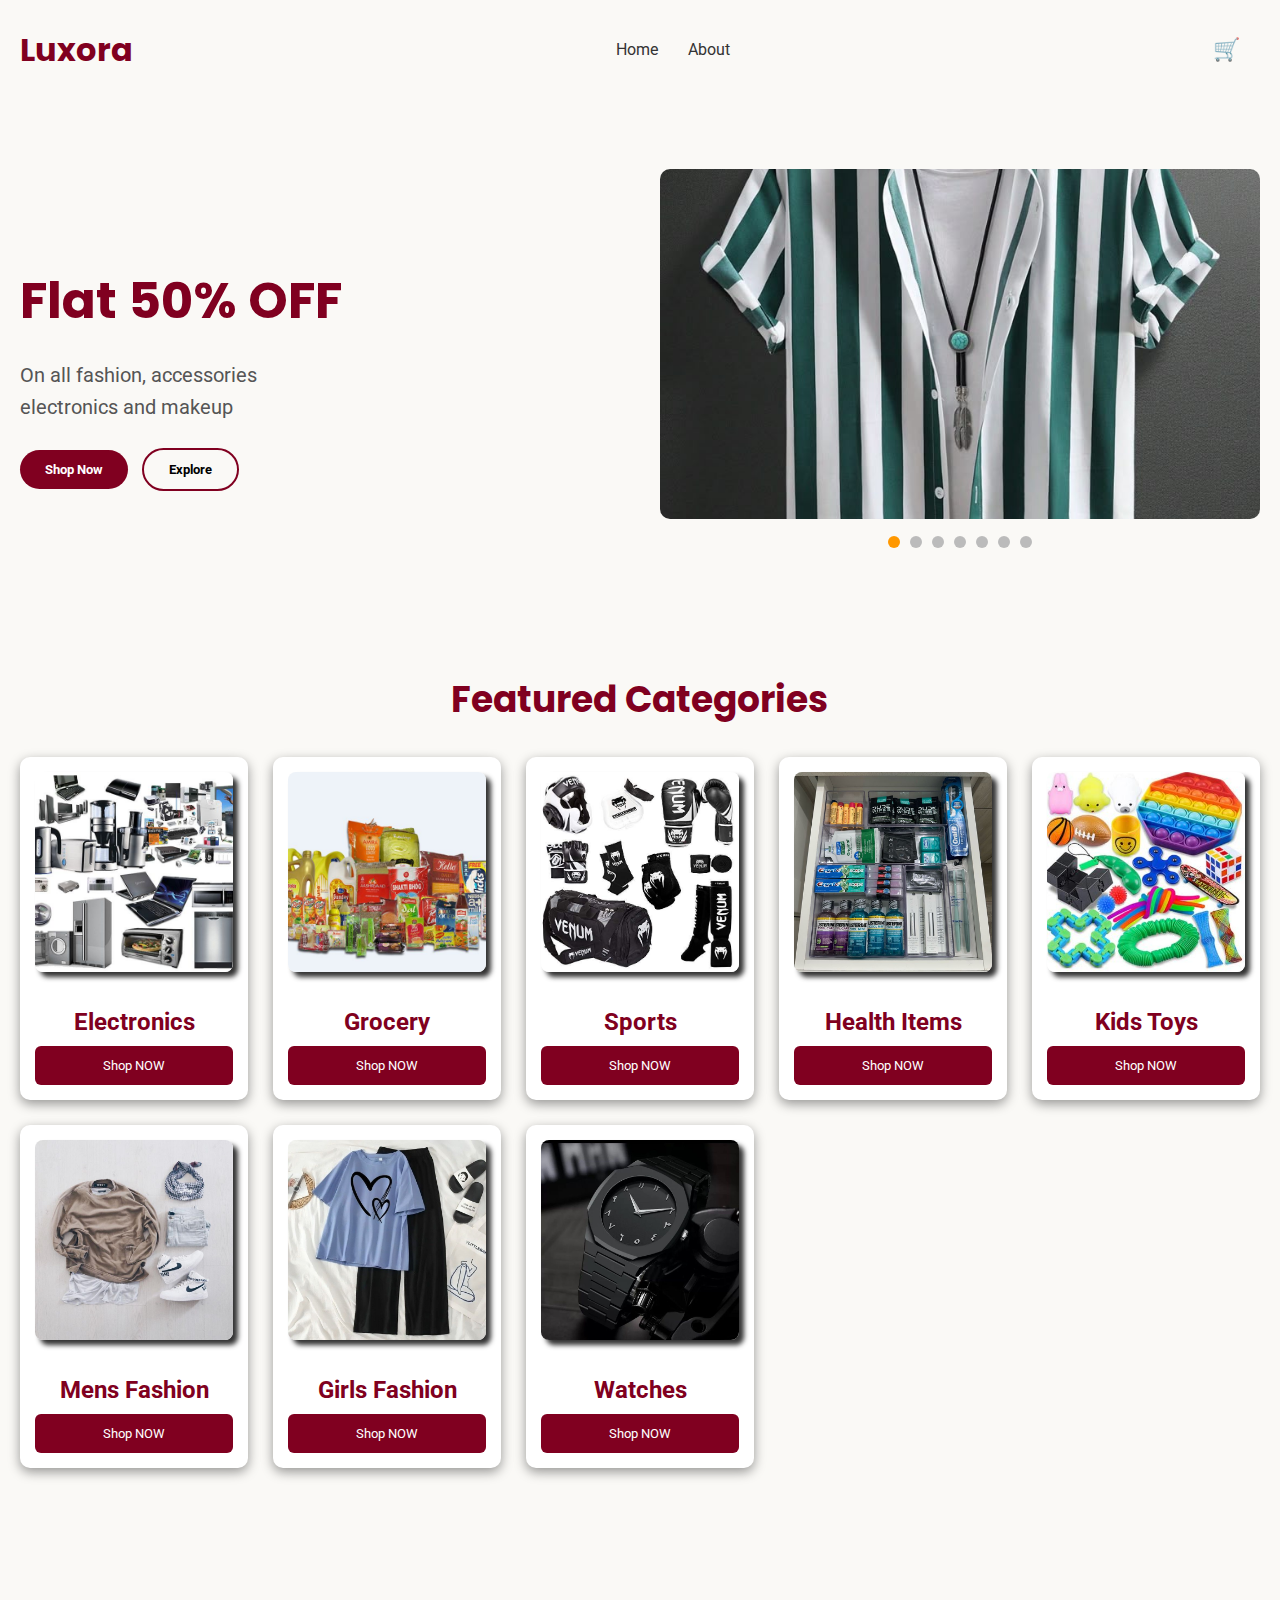
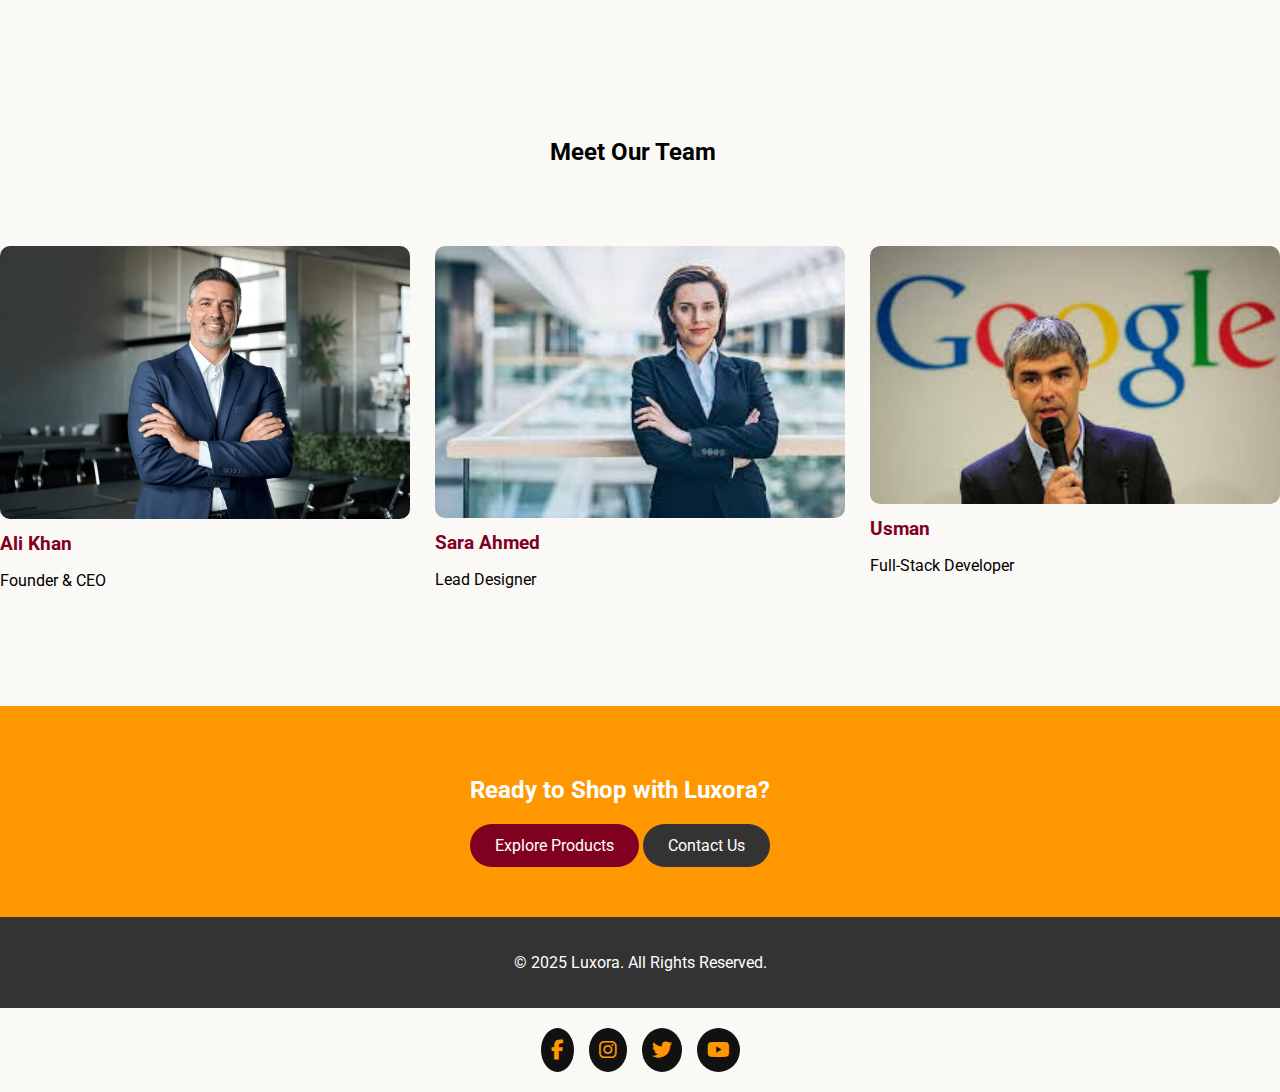
<file: index.html>
<!DOCTYPE html>
<html lang="en">
<head>
  <meta charset="UTF-8">
  <meta name="viewport" content="width=device-width, initial-scale=1.0">
  <title>Luxora</title>
  <link rel="stylesheet" href="https://cdnjs.cloudflare.com/ajax/libs/font-awesome/6.4.0/css/all.min.css">
  <link rel="stylesheet" href="style.css">
  <link href="https://fonts.googleapis.com/css2?family=Poppins:wght@400;600;900&family=Roboto:wght@400;500;700&display=swap" rel="stylesheet">

</head>
<body>
  
  <div class="nav">
    <div class="head">
      <h1>Luxora</h1>
    </div>

    <div class="menu-toggle" id="menu-toggle">
      <i class="fas fa-bars"></i>
    </div>

    <div class="links" id="nav-links">
      <a href="index.html" class="lin">Home</a>
      
      <a href="about.html" class="lin">About</a>
    </div>

    <div class="cart">
      <p class="emoji">
        <span class="cc">🛒</span> <span class="cart-count">0</span>
      </p>
    </div>
  </div>

  
  <div class="num1">
    <div class="text">
      <h1 class="flat">Flat 50% OFF</h1>
      <p class="para">On all fashion, accessories <br> electronics  and makeup</p>
      <button class="shop">Shop Now</button>
      <button class="ex">Explore</button>
    </div>

    <div class="hero-slider">
      <div class="slide active">
        <img src="./m2.jpg" alt="Image 1">
      </div>
      <div class="slide"><img src="./d1 (1).jpg" alt="Image 2"></div>
      <div class="slide"><img src="./d1 (2).jpg" alt="Image 3"></div>
      <div class="slide"><img src="./d1 (3).jpg" alt="Image 4"></div>
      <div class="slide"><img src="./d1 (4).jpg" alt="Image 5"></div>
      <div class="slide"><img src="./d1 (5).jpg" alt="Image 6"></div>
      <div class="slide"><img src="./d1 (6).jpg" alt="Image 7"></div>
      <div class="dots">
        <span class="dot active"></span>
        <span class="dot"></span>
        <span class="dot"></span>
        <span class="dot"></span>
        <span class="dot"></span>
        <span class="dot"></span>
        <span class="dot"></span>
      </div>
    </div>
  </div>

  
  <div class="main-heading">
    <h1 class="k">Featured Categories</h1>
  </div>
  <div class="pic">
    <div class="pic1"><img src="./electronic.jpg"><h2 class="pera">Electronics</h2><a href="electronics.php"><button  class="shep">Shop NOW</button></a></div>
    <div class="pic1"><img src="./grocery.jpg"><h2 class="pera">Grocery</h2><a href="grocery.php"><button class="shep">Shop NOW</button></a></div>
    <div class="pic1"><img src="./sports.jpg"><h2 class="pera">Sports</h2><a href="sports.php"><button class="shep">Shop NOW</button></a></div>
    <div class="pic1"><img src="./healty.jpg"><h2 class="pera">Health Items</h2><a href="health.php"><button class="shep">Shop NOW</button></a></div>
    <div class="pic1"><img src="./toy.jpg"><h2 class="pera">Kids Toys</h2><a href="toy.php"><button class="shep">Shop NOW</button></a></div>
    <div class="pic1"><img src="./men.jpg"><h2 class="pera">Mens Fashion</h2><a href="men.php"><button class="shep">Shop NOW</button></a></div>
    <div class="pic1"><img src="./woman.jpg"><h2 class="pera">Girls Fashion</h2><a href="woman.php"><button class="shep">Shop NOW</button></a></div>
      <div class="pic1"><img src="./watch.jpg"><h2 class="pera">Watches</h2><a href="watches.php"><button class="shep">Shop NOW</button></a></div>
    
  </div>

  <section class="team">
    <h2 class="mo">Meet Our Team</h2>
    <div class="team-grid">
      <div class="member">
        <img src="./geo.webp" alt="CEO">
        <h3>Ali Khan</h3>
        <p>Founder & CEO</p>
      </div>
      <div class="member">
        <img src="./ceo.jfif" alt="Designer">
        <h3>Sara Ahmed</h3>
        <p>Lead Designer</p>
      </div>
      <div class="member">
        <img src="./usman.jfif" alt="Developer">
        <h3>Usman</h3>
        <p>Full-Stack Developer</p>
      </div>
    </div>
  </section>


  <section class="cta">
    <div class="foot">
    <h2>Ready to Shop with Luxora?</h2>
    <a href="ind.html" class="btn">Explore Products</a>
    <a href="contact.html" class="btn secondary">Contact Us</a>
  </div></section>


  <footer>
    <p>© 2025 Luxora. All Rights Reserved.</p>
  </footer>
  
  <div class="social-icons">
    <a href="#"><i class="fab fa-facebook-f"></i></a>
    <a href="#"><i class="fab fa-instagram"></i></a>
    <a href="#"><i class="fab fa-twitter"></i></a>
    <a href="#"><i class="fab fa-youtube"></i></a>
  </div>

  
  <script>
    let slideIndex = 0;
    const slides = document.querySelectorAll(".slide");
    const dots = document.querySelectorAll(".dot");

    function showSlide(n) {
      slides.forEach((slide, i) => {
        slide.classList.remove("active");
        dots[i].classList.remove("active");
        if (i === n) {
          slide.classList.add("active");
          dots[i].classList.add("active");
        }
      });
    }

    function nextSlide() {
      slideIndex = (slideIndex + 1) % slides.length;
      showSlide(slideIndex);
    }

    dots.forEach((dot, i) => {
      dot.addEventListener("click", () => {
        slideIndex = i;
        showSlide(slideIndex);
      });
    });

    setInterval(nextSlide, 2000);

   
    const toggleBtn = document.getElementById("menu-toggle");
    const navLinks = document.getElementById("nav-links");
    toggleBtn.addEventListener("click", () => {
      navLinks.classList.toggle("active");
    });
  </script>
</body>
</html>
</file>
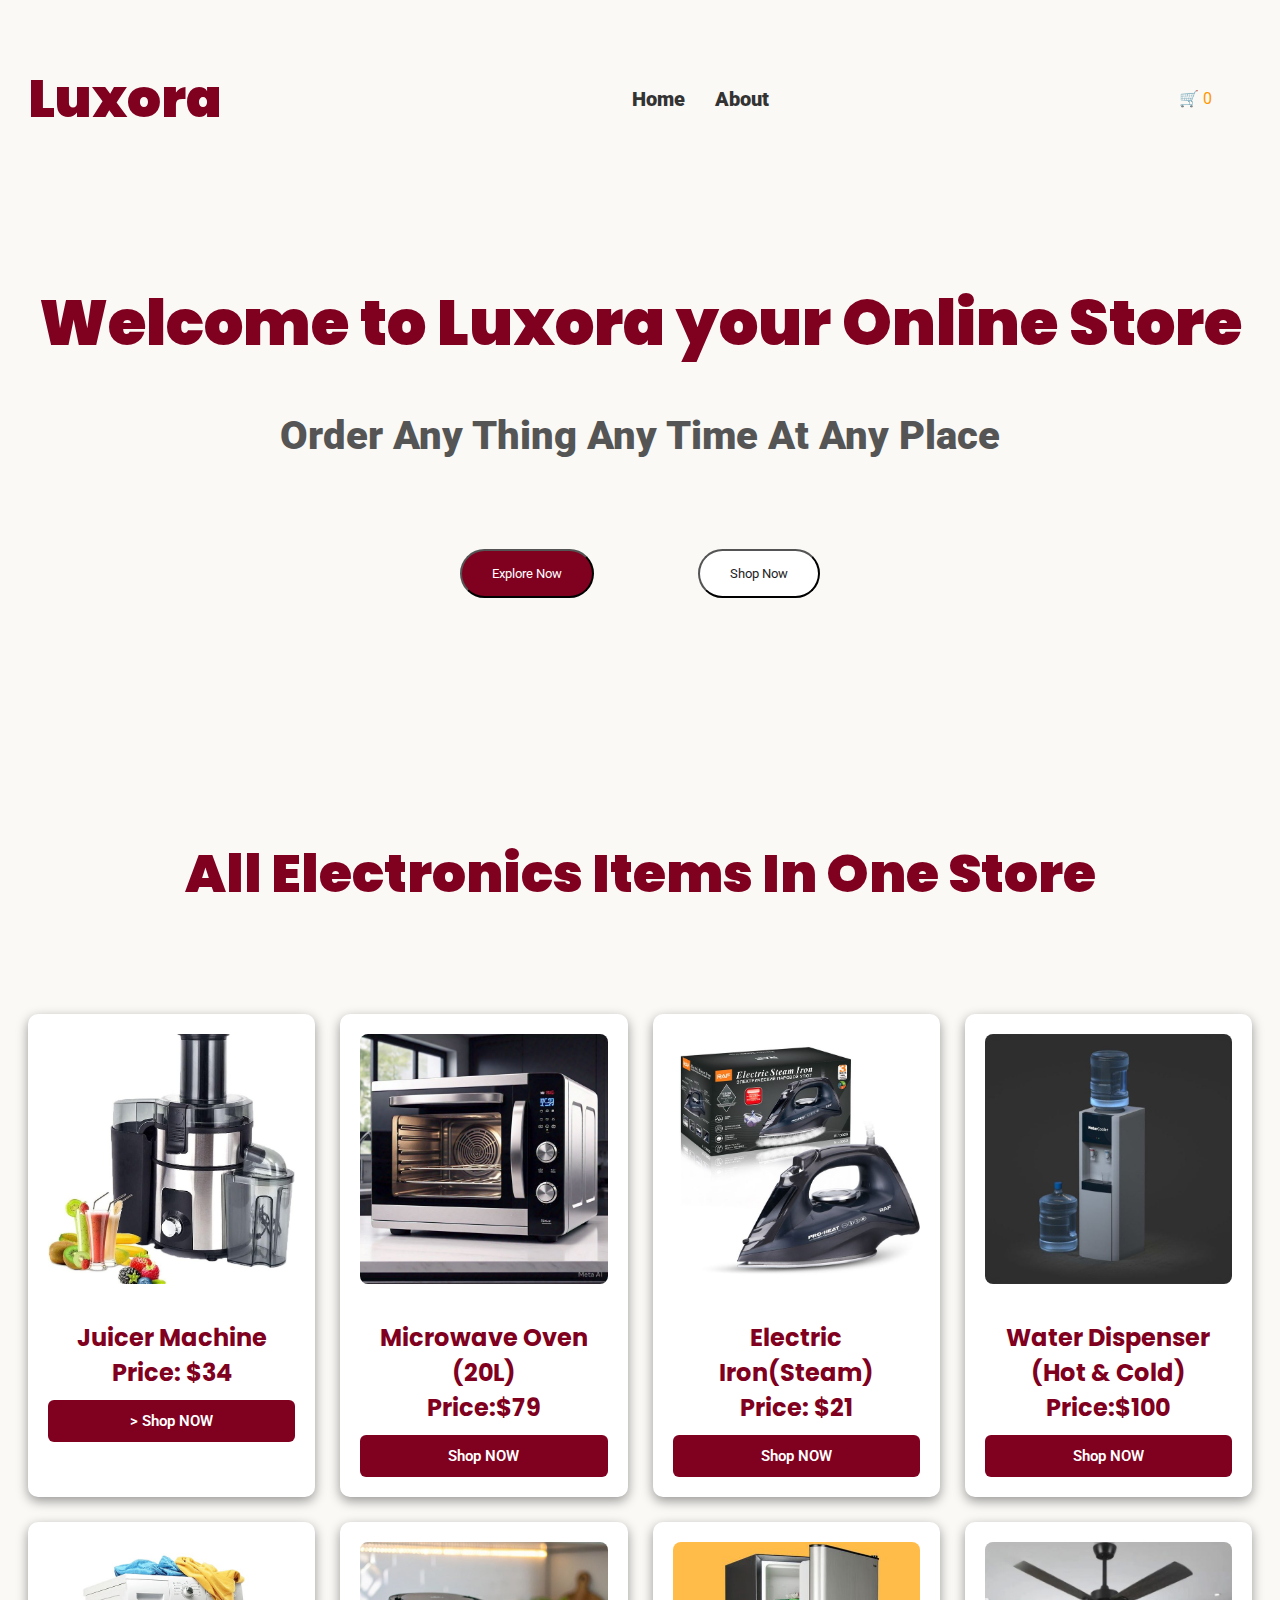
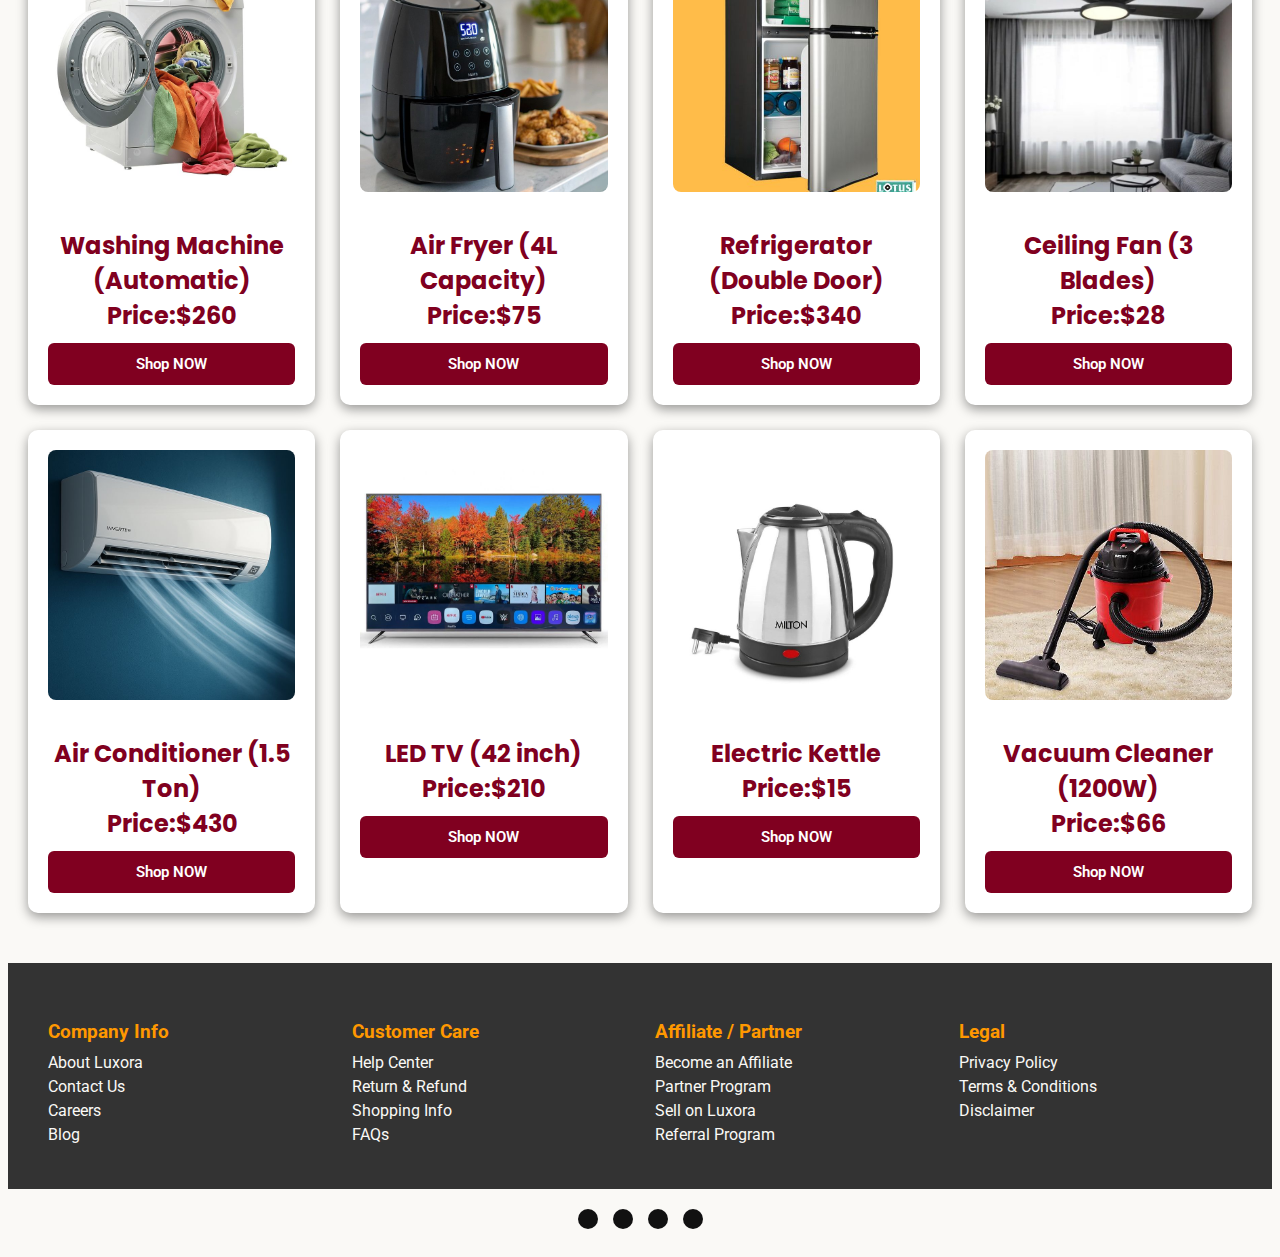
<file: electronics.html>
<!DOCTYPE html>
<html lang="en">
<head>
  <meta charset="UTF-8">
  <meta name="viewport" content="width=device-width, initial-scale=1.0">
  <title>Document</title>
  <link rel="stylesheet" href="eletronics.css">
   <link href="https://fonts.googleapis.com/css2?family=Poppins:wght@400;600;900&family=Roboto:wght@400;500;700&display=swap" rel="stylesheet">

 
</head>
<body>
  <div class="nav">
    <div class="head">
      <h1>Luxora</h1>
    </div>

      

    <div class="links" id="nav-link">
      <a href="index.html" class="lin" id="ho">Home</a>
            <a href="about.html" class="lin" id="coo">About</a>
    </div>

    <div class="cart">
      <p class="emoji">
        <span class="cc">🛒</span> <span class="cart-count">0</span>
      </p>
    </div>
  </div>
  <div class="main">
    <h1 class="mian1">
      Welcome to Luxora your Online Store
    </h1>
    <p class="p1">Order Any Thing Any Time At Any Place</p>
    <div class="btn">
    <button class="main2">
      Explore Now
    </button>
    <button class="main3">Shop Now</button>
  </div></div>
  <h1 class="elec">
    All Electronics Items In One Store
  </h1>

   <div class="pic">
    <div class="pic1"><img src="jucier.jpg" alt=""><h2 class="pro">Juicer Machine <br>Price: $34 </h2>
      <button class="shep"onclick="window.location.href='product-detail.php?title=jucier Machine&desc=High quality Jucier Machine With 5 years gurantee&price=34&img=./jucier.jpg'">
  >
  
      
  Shop NOW</button>
    </div>
    <div class="pic1"><img src="./oven.jpg"><h2 class="pro">Microwave Oven (20L) <br>Price:$79</h2><button class="shep"onclick="window.location.href='product-detail.php?title=Microwave Oven&desc=High quality Microwave Oven With 5 years gurantee&price=79&img=./oven.jpg'">Shop NOW</button></div>
    <div class="pic1"><img src="./iron.jpg"><h2 class="pro">Electric Iron(Steam)<br>Price: $21</h2><button class="shep" onclick="window.location.href='product-detail.php?title= Steam Iron&desc=High quality Steam Iron With 5 years gurantee&price=21&img=./iron.jpg'">Shop NOW</button></div>
   <div class="pic1">
  <img src="./dis.jpg">
  <h2 class="pro">Water Dispenser (Hot & Cold) <br>Price:$100</h2>
  <button class="shep" onclick="window.location.href='product-detail.php?title=Water Dispenser&desc=High quality Water Dispenser With 5 years guarantee&price=100&img=./dis.jpg'">Shop NOW</button>
</div>

<div class="pic1">
  <img src="./washing.jpg">
  <h2 class="pro">Washing Machine (Automatic) <br>Price:$260</h2>
  <button class="shep" onclick="window.location.href='product-detail.php?title=Washing Machine&desc=Automatic washing machine with smart features&price=260&img=./washing.jpg'">Shop NOW</button>
</div>

<div class="pic1">
  <img src="./frier.jpg">
  <h2 class="pro">Air Fryer (4L Capacity) <br>Price:$75</h2>
  <button class="shep" onclick="window.location.href='product-detail.php?title=Air Fryer&desc=Healthy air fryer with 4L large capacity&price=75&img=./frier.jpg'">Shop NOW</button>
</div>

<div class="pic1">
  <img src="./fridge.jpg">
  <h2 class="pro">Refrigerator (Double Door) <br>Price:$340</h2>
  <button class="shep" onclick="window.location.href='product-detail.php?title=Refrigerator&desc=Spacious double door refrigerator with energy saving&price=340&img=./fridge.jpg'">Shop NOW</button>
</div>

<div class="pic1">
  <img src="./fan.jpg">
  <h2 class="pro">Ceiling Fan (3 Blades) <br>Price:$28</h2>
  <button class="shep" onclick="window.location.href='product-detail.php?title=Ceiling Fan&desc=Durable ceiling fan with high speed motor&price=28&img=./fan.jpg'">Shop NOW</button>
</div>

<div class="pic1">
  <img src="./ac.jpg">
  <h2 class="pro">Air Conditioner (1.5 Ton) <br>Price:$430</h2>
  <button class="shep" onclick="window.location.href='product-detail.php?title=Air Conditioner&desc=Efficient 1.5 Ton Air Conditioner with fast cooling&price=430&img=./ac.jpg'">Shop NOW</button>
</div>

<div class="pic1">
  <img src="./led.jpg">
  <h2 class="pro">LED TV (42 inch) <br>Price:$210</h2>
  <button class="shep" onclick="window.location.href='product-detail.php?title=LED TV&desc=42 inch Full HD LED TV with smart features&price=210&img=./led.jpg'">Shop NOW</button>
</div>

<div class="pic1">
  <img src="./kettle.jpg">
  <h2 class="pro">Electric Kettle <br>Price:$15</h2>
  <button class="shep" onclick="window.location.href='product-detail.php?title=Electric Kettle&desc=Fast boiling electric kettle, lightweight design&price=15&img=./kettle.jpg'">Shop NOW</button>
</div>

<div class="pic1">
  <img src="./vaccum.jpg">
  <h2 class="pro">Vacuum Cleaner (1200W) <br>Price:$66</h2>
  <button class="shep" onclick="window.location.href='product-detail.php?title=Vacuum Cleaner&desc=Powerful 1200W vacuum cleaner with multiple nozzles&price=66&img=./vaccum.jpg'">Shop NOW</button>
</div>

  </div>
    <div class="footer">
    <div>
      <h3>Company Info</h3>
      <a href="#" class="a1">About Luxora</a>
      <a href="#" class="a1">Contact Us</a>
      <a href="#" class="a1">Careers</a>
      <a href="#" class="a1">Blog</a>
    </div>
    <div>
      <h3>Customer Care</h3>
      <a href="#" class="a2">Help Center</a>
      <a href="#" class="a2">Return & Refund</a>
      <a href="#" class="a2">Shopping Info</a>
      <a href="#" class="a2">FAQs</a>
    </div>
    <div>
      <h3>Affiliate / Partner</h3>
      <a href="#" class="a2">Become an Affiliate</a>
      <a href="#" class="a2">Partner Program</a>
      <a href="#" class="a2">Sell on Luxora</a>
      <a href="#" class="a2">Referral Program</a>
    </div>
    <div>
      <h3>Legal</h3>
      <a href="#" class="a2">Privacy Policy</a>
      <a href="#" class="a2">Terms & Conditions</a>
      <a href="#" class="a2">Disclaimer</a>
    </div>
  </div>

  
  <div class="social-icons">
    <a href="#"><i class="fab fa-facebook-f"></i></a>
    <a href="#"><i class="fab fa-instagram"></i></a>
    <a href="#"><i class="fab fa-twitter"></i></a>
    <a href="#"><i class="fab fa-youtube"></i></a>
  </div>
</body>
</html>
</file>
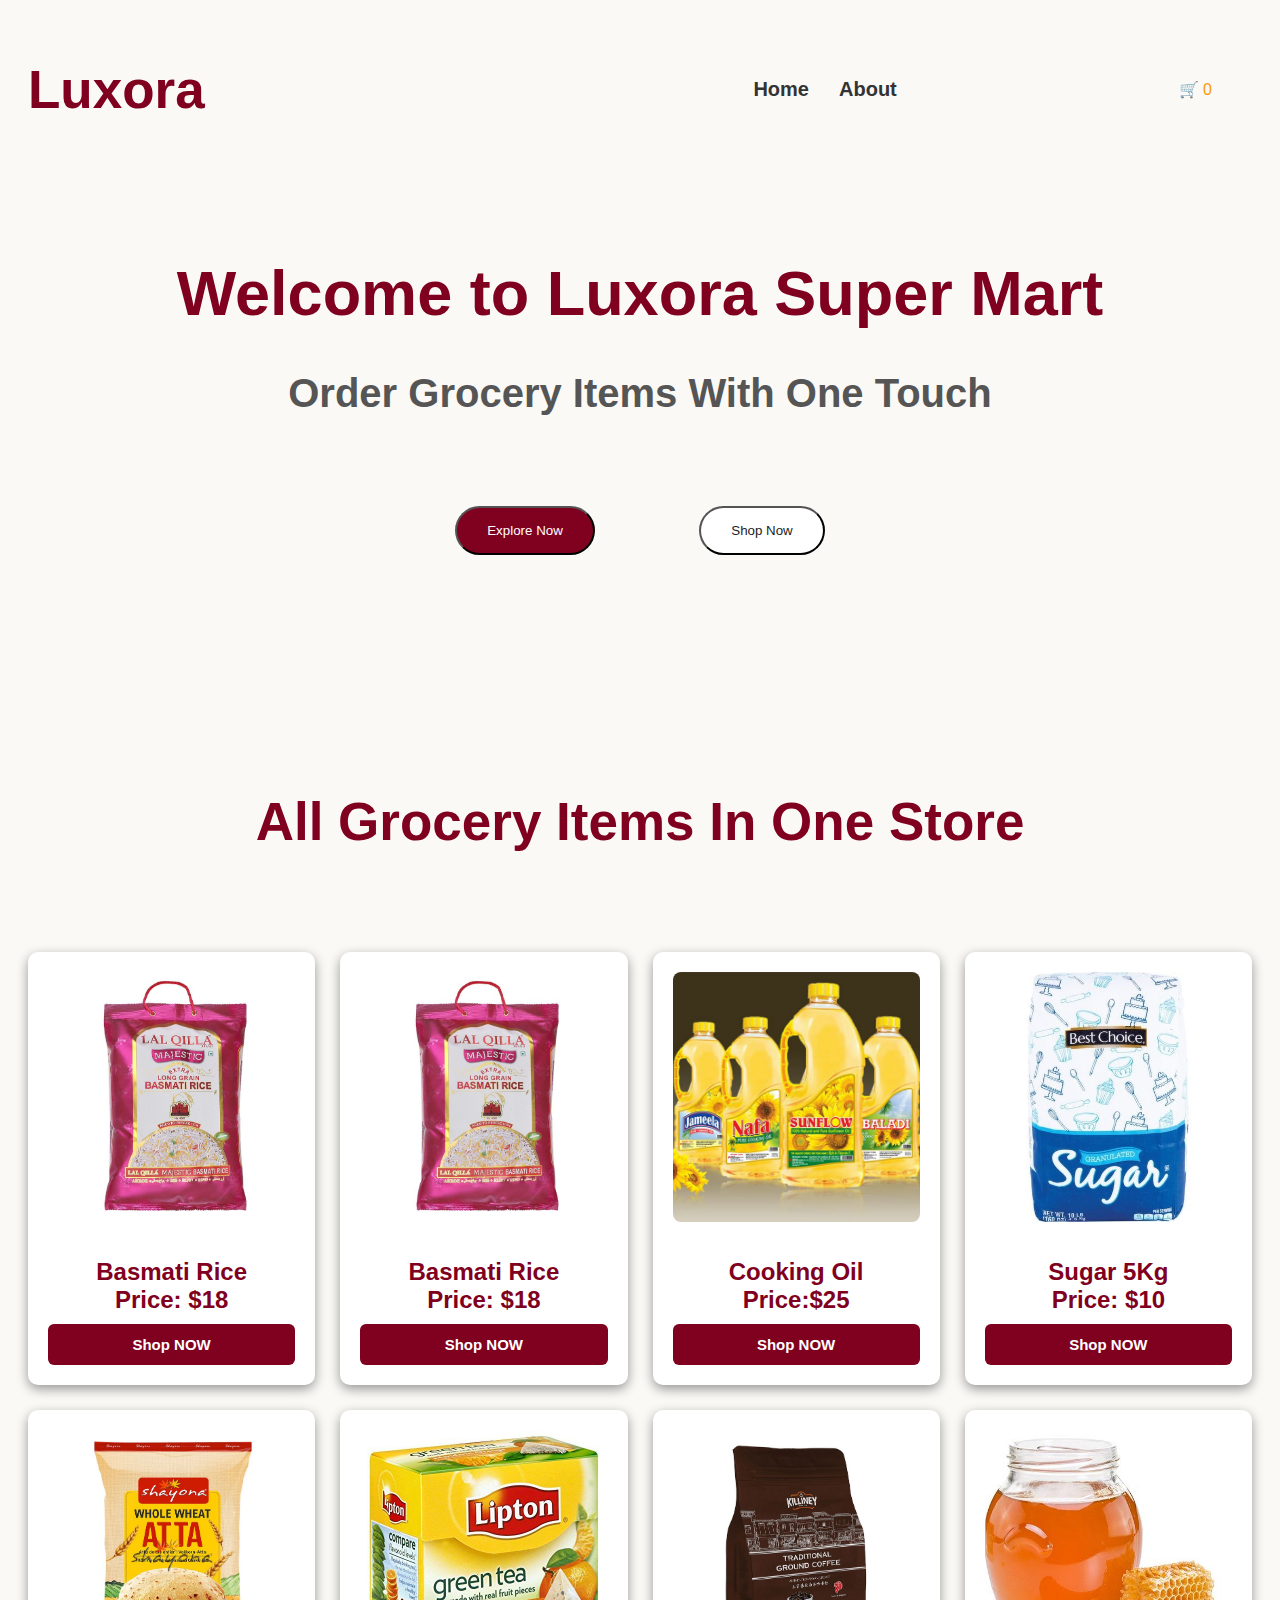
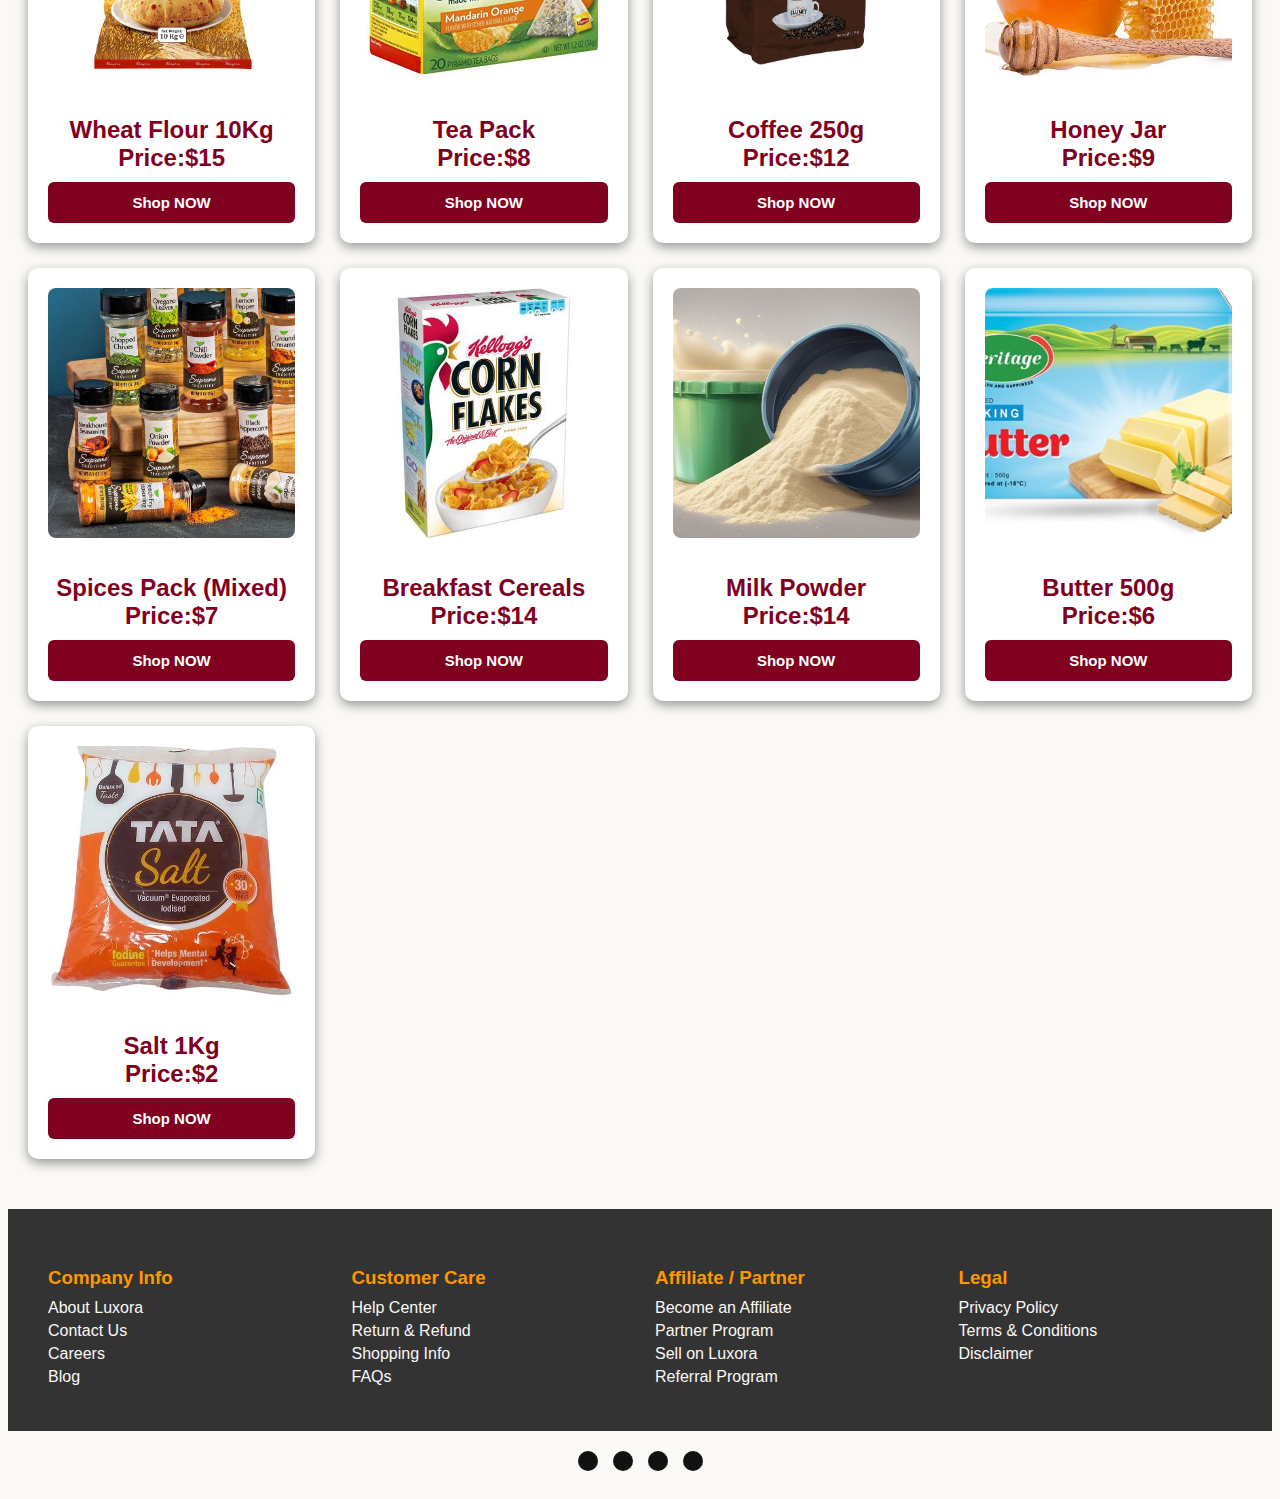
<file: grocery.html>
<!DOCTYPE html>
<html lang="en">
<head>
  <meta charset="UTF-8">
  <meta name="viewport" content="width=device-width, initial-scale=1.0">
  <title>Document</title>
  <link rel="stylesheet" href="eletronics.css">
</head>
<body>
  <div class="nav">
    <div class="head">
      <h1>Luxora</h1>
    </div>

    <div class="menu-toggle" id="menu-toggle">
      <i class="fas fa-bars"></i>
    </div>

    <div class="links" id="nav-links">
      <a href="index.html" class="lin">Home</a>
      <a href="about.html" class="lin">About</a>
    </div>

    <div class="cart">
      <p class="emoji">
        <span class="cc">🛒</span> <span class="cart-count">0</span>
      </p>
    </div>
  </div>
  <div class="main">
    <h1 class="mian1">
      Welcome to Luxora Super Mart
    </h1>
    <p class="p1">Order Grocery Items With One Touch</p>
    <div class="btn">
    <button class="main2">
      Explore Now
    </button>
    <button class="main3">Shop Now</button>
  </div></div>
  <h1 class="elec">
    All Grocery Items In One Store
  </h1>

   <div class="pic">
   <div class="pic1">
  <img src="./1.jpg" alt="">
  <h2 class="pro">Basmati Rice<br>Price: $18 </h2>
  <button class="shep" 
    onclick="window.location.href='product-detail.php?title=Basmati Rice&desc=Premium quality basmati rice 5kg pack&price=18&img=./1.jpg'">
    Shop NOW
  </button>
</div>

<div class="pic1">
  <img src="./1.jpg" alt="">
  <h2 class="pro">Basmati Rice<br>Price: $18</h2>
  <button class="shep" onclick="window.location.href='product-detail.php?title=Basmati Rice&desc=Premium quality Basmati Rice 5Kg pack&price=18&img=./1.jpg'">Shop NOW</button>
</div>

<div class="pic1">
  <img src="./2.jpg">
  <h2 class="pro">Cooking Oil <br>Price:$25</h2>
  <button class="shep" onclick="window.location.href='product-detail.php?title=Cooking Oil&desc=Pure healthy Cooking Oil 5L bottle&price=25&img=./2.jpg'">Shop NOW</button>
</div>

<div class="pic1">
  <img src="./3.jpg">
  <h2 class="pro">Sugar 5Kg<br>Price: $10</h2>
  <button class="shep" onclick="window.location.href='product-detail.php?title=Sugar 5Kg&desc=Refined white sugar 5Kg pack&price=10&img=./3.jpg'">Shop NOW</button>
</div>

<div class="pic1">
  <img src="./4.jpg">
  <h2 class="pro">Wheat Flour 10Kg <br>Price:$15</h2>
  <button class="shep" onclick="window.location.href='product-detail.php?title=Wheat Flour 10Kg&desc=High quality wheat flour 10Kg bag&price=15&img=./4.jpg'">Shop NOW</button>
</div>

<div class="pic1">
  <img src="./5.jpg">
  <h2 class="pro">Tea Pack <br>Price:$8</h2>
  <button class="shep" onclick="window.location.href='product-detail.php?title=Tea Pack&desc=Premium tea leaves pack&price=8&img=./5.jpg'">Shop NOW</button>
</div>

<div class="pic1">
  <img src="./6.jpg">
  <h2 class="pro">Coffee 250g <br>Price:$12</h2>
  <button class="shep" onclick="window.location.href='product-detail.php?title=Coffee 250g&desc=Rich aroma coffee 250g pack&price=12&img=./6.jpg'">Shop NOW</button>
</div>

<div class="pic1">
  <img src="./7.jpg">
  <h2 class="pro">Honey Jar <br>Price:$9</h2>
  <button class="shep" onclick="window.location.href='product-detail.php?title=Honey Jar&desc=Pure natural honey 500g jar&price=9&img=./7.jpg'">Shop NOW</button>
</div>

<div class="pic1">
  <img src="./8.jpg">
  <h2 class="pro">Spices Pack (Mixed) <br>Price:$7</h2>
  <button class="shep" onclick="window.location.href='product-detail.php?title=Spices Pack (Mixed)&desc=Assorted spices pack for cooking&price=7&img=./8.jpg'">Shop NOW</button>
</div>

<div class="pic1">
  <img src="./9.jpg">
  <h2 class="pro">Breakfast Cereals <br>Price:$14</h2>
  <button class="shep" onclick="window.location.href='product-detail.php?title=Breakfast Cereals&desc=Nutritious breakfast cereals pack&price=14&img=./9.jpg'">Shop NOW</button>
</div>

<div class="pic1">
  <img src="./10.jpg">
  <h2 class="pro">Milk Powder  <br>Price:$14</h2>
  <button class="shep" onclick="window.location.href='product-detail.php?title=Milk Powder&desc=Full cream milk powder 1Kg pack&price=14&img=./10.jpg'">Shop NOW</button>
</div>

<div class="pic1">
  <img src="./11.jpg">
  <h2 class="pro">Butter 500g <br>Price:$6</h2>
  <button class="shep" onclick="window.location.href='product-detail.php?title=Butter 500g&desc=Fresh salted butter 500g pack&price=6&img=./11.jpg'">Shop NOW</button>
</div>

<div class="pic1">
  <img src="./12.jpg">
  <h2 class="pro">Salt 1Kg  <br>Price:$2</h2>
  <button class="shep" onclick="window.location.href='product-detail.php?title=Salt 1Kg&desc=Refined iodized salt 1Kg pack&price=2&img=./12.jpg'">Shop NOW</button>
</div>


  </div>
    <div class="footer">
    <div>
      <h3>Company Info</h3>
      <a href="#" class="a1">About Luxora</a>
      <a href="#" class="a1">Contact Us</a>
      <a href="#" class="a1">Careers</a>
      <a href="#" class="a1">Blog</a>
    </div>
    <div>
      <h3>Customer Care</h3>
      <a href="#" class="a2">Help Center</a>
      <a href="#" class="a2">Return & Refund</a>
      <a href="#" class="a2">Shopping Info</a>
      <a href="#" class="a2">FAQs</a>
    </div>
    <div>
      <h3>Affiliate / Partner</h3>
      <a href="#" class="a2">Become an Affiliate</a>
      <a href="#" class="a2">Partner Program</a>
      <a href="#" class="a2">Sell on Luxora</a>
      <a href="#" class="a2">Referral Program</a>
    </div>
    <div>
      <h3>Legal</h3>
      <a href="#" class="a2">Privacy Policy</a>
      <a href="#" class="a2">Terms & Conditions</a>
      <a href="#" class="a2">Disclaimer</a>
    </div>
  </div>

  
  <div class="social-icons">
    <a href="#"><i class="fab fa-facebook-f"></i></a>
    <a href="#"><i class="fab fa-instagram"></i></a>
    <a href="#"><i class="fab fa-twitter"></i></a>
    <a href="#"><i class="fab fa-youtube"></i></a>
  </div>
</body>
</html>
</file>
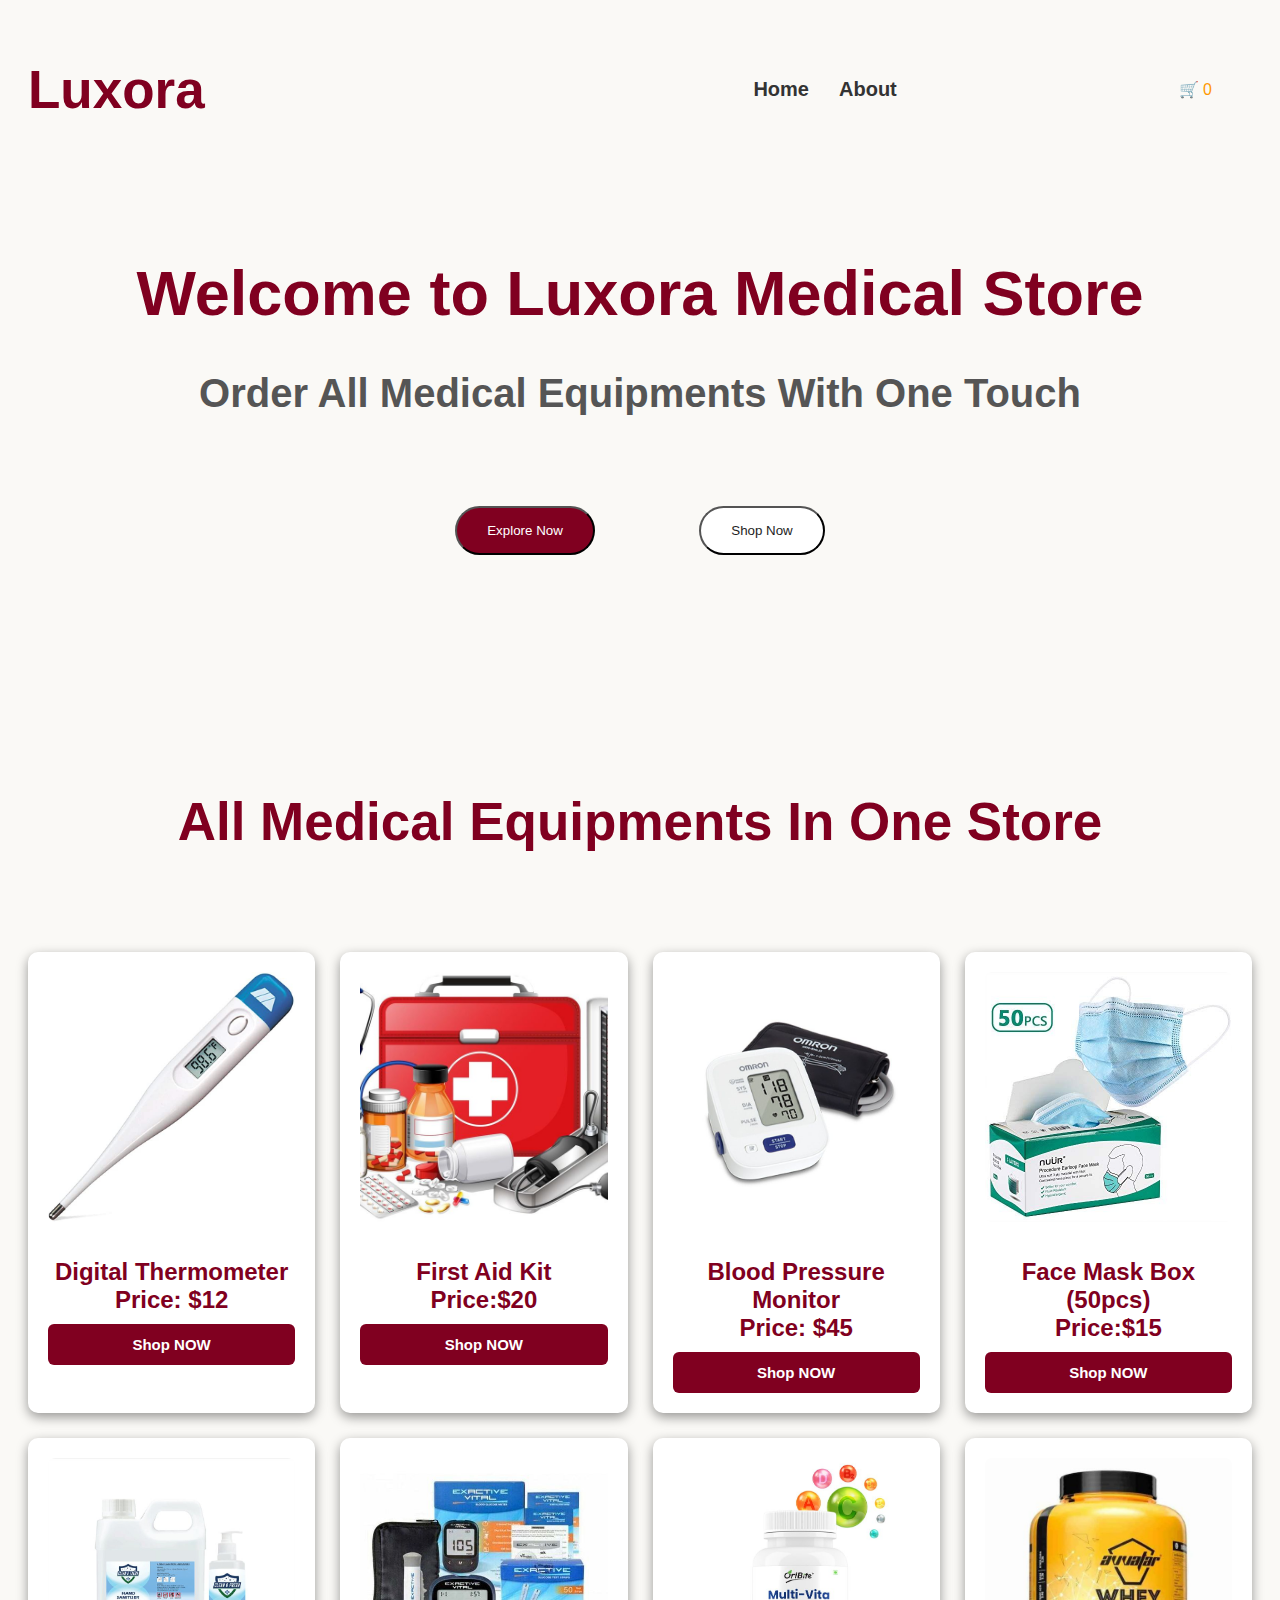
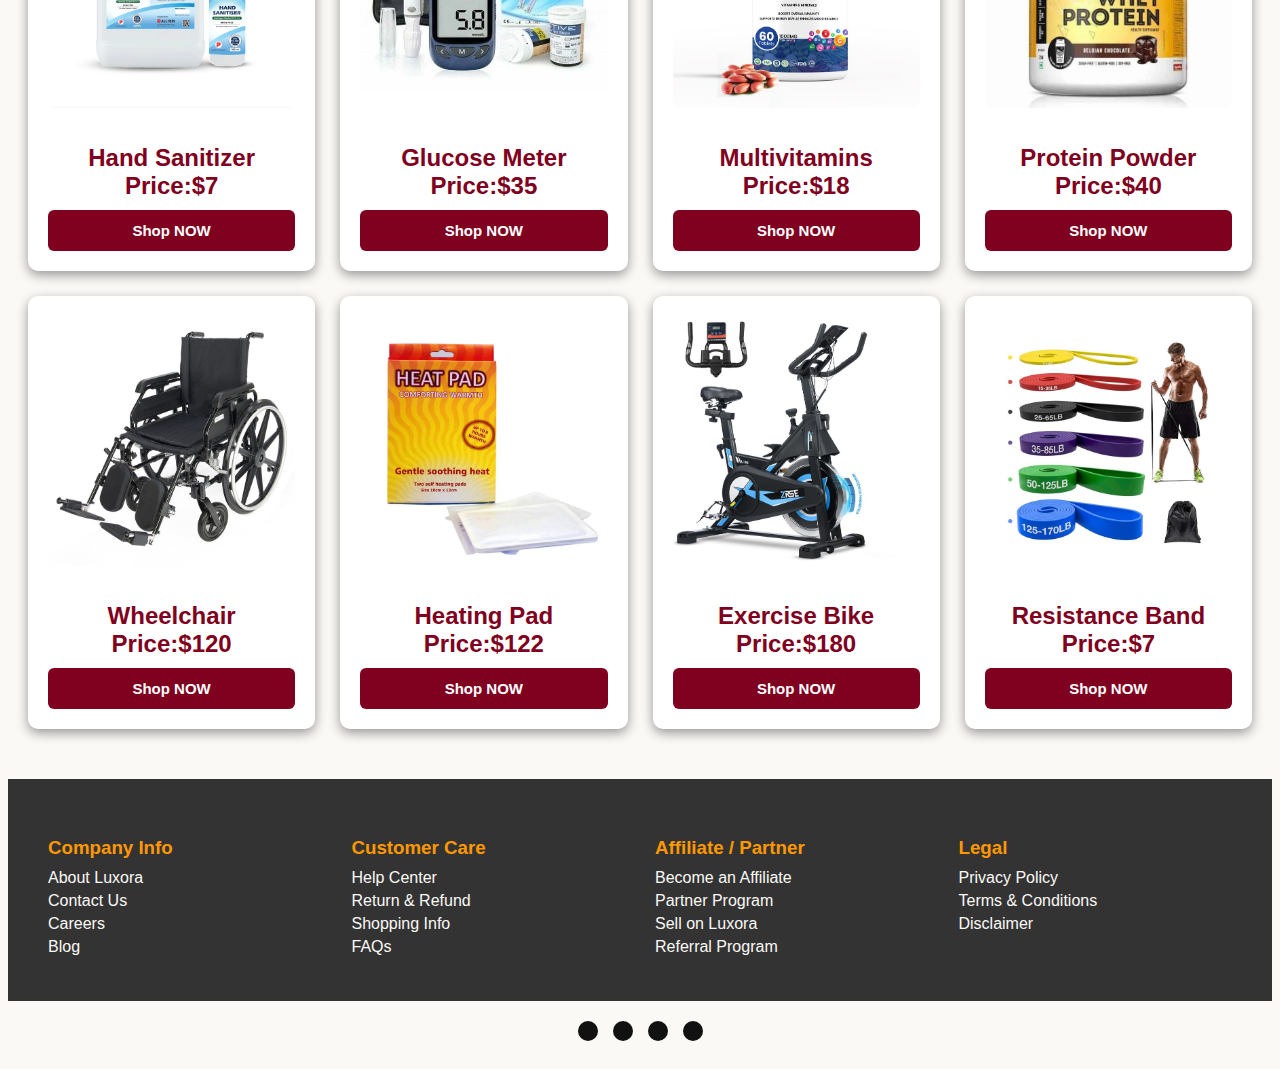
<file: health.html>
<!DOCTYPE html>
<html lang="en">
<head>
  <meta charset="UTF-8">
  <meta name="viewport" content="width=device-width, initial-scale=1.0">
  <title>Document</title>
  <link rel="stylesheet" href="eletronics.css">
</head>
<body>
  <div class="nav">
    <div class="head">
      <h1>Luxora</h1>
    </div>

    <div class="menu-toggle" id="menu-toggle">
      <i class="fas fa-bars"></i>
    </div>

    <div class="links" id="nav-links">
      <a href="index.html" class="lin">Home</a>
      <a href="about.html" class="lin">About</a>
    </div>

    <div class="cart">
      <p class="emoji">
        <span class="cc">🛒</span> <span class="cart-count">0</span>
      </p>
    </div>
  </div>
  <div class="main">
    <h1 class="mian1">
      Welcome to Luxora Medical Store
    </h1>
    <p class="p1">Order All Medical Equipments  With One Touch</p>
    <div class="btn">
    <button class="main2">
      Explore Now
    </button>
    <button class="main3">Shop Now</button>
  </div></div>
  <h1 class="elec">
    All Medical Equipments In One Store
  </h1>

   <div class="pic">
  <div class="pic1">
  <img src="./h1.jpg" alt="">
  <h2 class="pro">Digital Thermometer <br>Price: $12 </h2>
  <button class="shep" onclick="window.location.href='product-detail.php?title=Digital Thermometer&desc=Accurate digital thermometer for home use&price=12&img=./h1.jpg'">Shop NOW</button>
</div>

<div class="pic1">
  <img src="./h2.jpg">
  <h2 class="pro">First Aid Kit <br>Price:$20</h2>
  <button class="shep" onclick="window.location.href='product-detail.php?title=First Aid Kit&desc=Complete first aid kit with all essentials&price=20&img=./h2.jpg'">Shop NOW</button>
</div>

<div class="pic1">
  <img src="./h3.jpg">
  <h2 class="pro">Blood Pressure Monitor <br>Price: $45</h2>
  <button class="shep" onclick="window.location.href='product-detail.php?title=Blood Pressure Monitor&desc=Easy to use digital BP monitor&price=45&img=./h3.jpg'">Shop NOW</button>
</div>

<div class="pic1">
  <img src="./h4.jpg">
  <h2 class="pro">Face Mask Box (50pcs) <br>Price:$15</h2>
  <button class="shep" onclick="window.location.href='product-detail.php?title=Face Mask Box&desc=Box of 50 protective face masks&price=15&img=./h4.jpg'">Shop NOW</button>
</div>

<div class="pic1">
  <img src="./h5.jpg">
  <h2 class="pro">Hand Sanitizer <br>Price:$7</h2>
  <button class="shep" onclick="window.location.href='product-detail.php?title=Hand Sanitizer&desc=Instant hand sanitizer for germs protection&price=7&img=./h5.jpg'">Shop NOW</button>
</div>

<div class="pic1">
  <img src="./h6.jpg">
  <h2 class="pro">Glucose Meter <br>Price:$35</h2>
  <button class="shep" onclick="window.location.href='product-detail.php?title=Glucose Meter&desc=Portable glucose meter for diabetes check&price=35&img=./h6.jpg'">Shop NOW</button>
</div>

<div class="pic1">
  <img src="./h7.jpg">
  <h2 class="pro">Multivitamins <br>Price:$18</h2>
  <button class="shep" onclick="window.location.href='product-detail.php?title=Multivitamins&desc=Daily multivitamin supplements for health&price=18&img=./h7.jpg'">Shop NOW</button>
</div>

<div class="pic1">
  <img src="./h8.jpg">
  <h2 class="pro">Protein Powder <br>Price:$40</h2>
  <button class="shep" onclick="window.location.href='product-detail.php?title=Protein Powder&desc=High quality protein powder for fitness&price=40&img=./h8.jpg'">Shop NOW</button>
</div>

<div class="pic1">
  <img src="./h9.jpg">
  <h2 class="pro">Wheelchair <br>Price:$120</h2>
  <button class="shep" onclick="window.location.href='product-detail.php?title=Wheelchair&desc=Durable lightweight wheelchair&price=120&img=./h9.jpg'">Shop NOW</button>
</div>

<div class="pic1">
  <img src="./h10.jpg">
  <h2 class="pro">Heating Pad <br>Price:$122</h2>
  <button class="shep" onclick="window.location.href='product-detail.php?title=Heating Pad&desc=Electric heating pad for pain relief&price=122&img=./h10.jpg'">Shop NOW</button>
</div>

<div class="pic1">
  <img src="./h11.jpg">
  <h2 class="pro">Exercise Bike <br>Price:$180</h2>
  <button class="shep" onclick="window.location.href='product-detail.php?title=Exercise Bike&desc=Indoor exercise bike for fitness&price=180&img=./h11.jpg'">Shop NOW</button>
</div>

<div class="pic1">
  <img src="./h12.jpg">
  <h2 class="pro">Resistance Band <br>Price:$7</h2>
  <button class="shep" onclick="window.location.href='product-detail.php?title=Resistance Band&desc=Durable resistance band for workouts&price=7&img=./h12.jpg'">Shop NOW</button>
</div>

  </div>
    <div class="footer">
    <div>
      <h3>Company Info</h3>
      <a href="#" class="a1">About Luxora</a>
      <a href="#" class="a1">Contact Us</a>
      <a href="#" class="a1">Careers</a>
      <a href="#" class="a1">Blog</a>
    </div>
    <div>
      <h3>Customer Care</h3>
      <a href="#" class="a2">Help Center</a>
      <a href="#" class="a2">Return & Refund</a>
      <a href="#" class="a2">Shopping Info</a>
      <a href="#" class="a2">FAQs</a>
    </div>
    <div>
      <h3>Affiliate / Partner</h3>
      <a href="#" class="a2">Become an Affiliate</a>
      <a href="#" class="a2">Partner Program</a>
      <a href="#" class="a2">Sell on Luxora</a>
      <a href="#" class="a2">Referral Program</a>
    </div>
    <div>
      <h3>Legal</h3>
      <a href="#" class="a2">Privacy Policy</a>
      <a href="#" class="a2">Terms & Conditions</a>
      <a href="#" class="a2">Disclaimer</a>
    </div>
  </div>

  
  <div class="social-icons">
    <a href="#"><i class="fab fa-facebook-f"></i></a>
    <a href="#"><i class="fab fa-instagram"></i></a>
    <a href="#"><i class="fab fa-twitter"></i></a>
    <a href="#"><i class="fab fa-youtube"></i></a>
  </div>
</body>
</html>
</file>
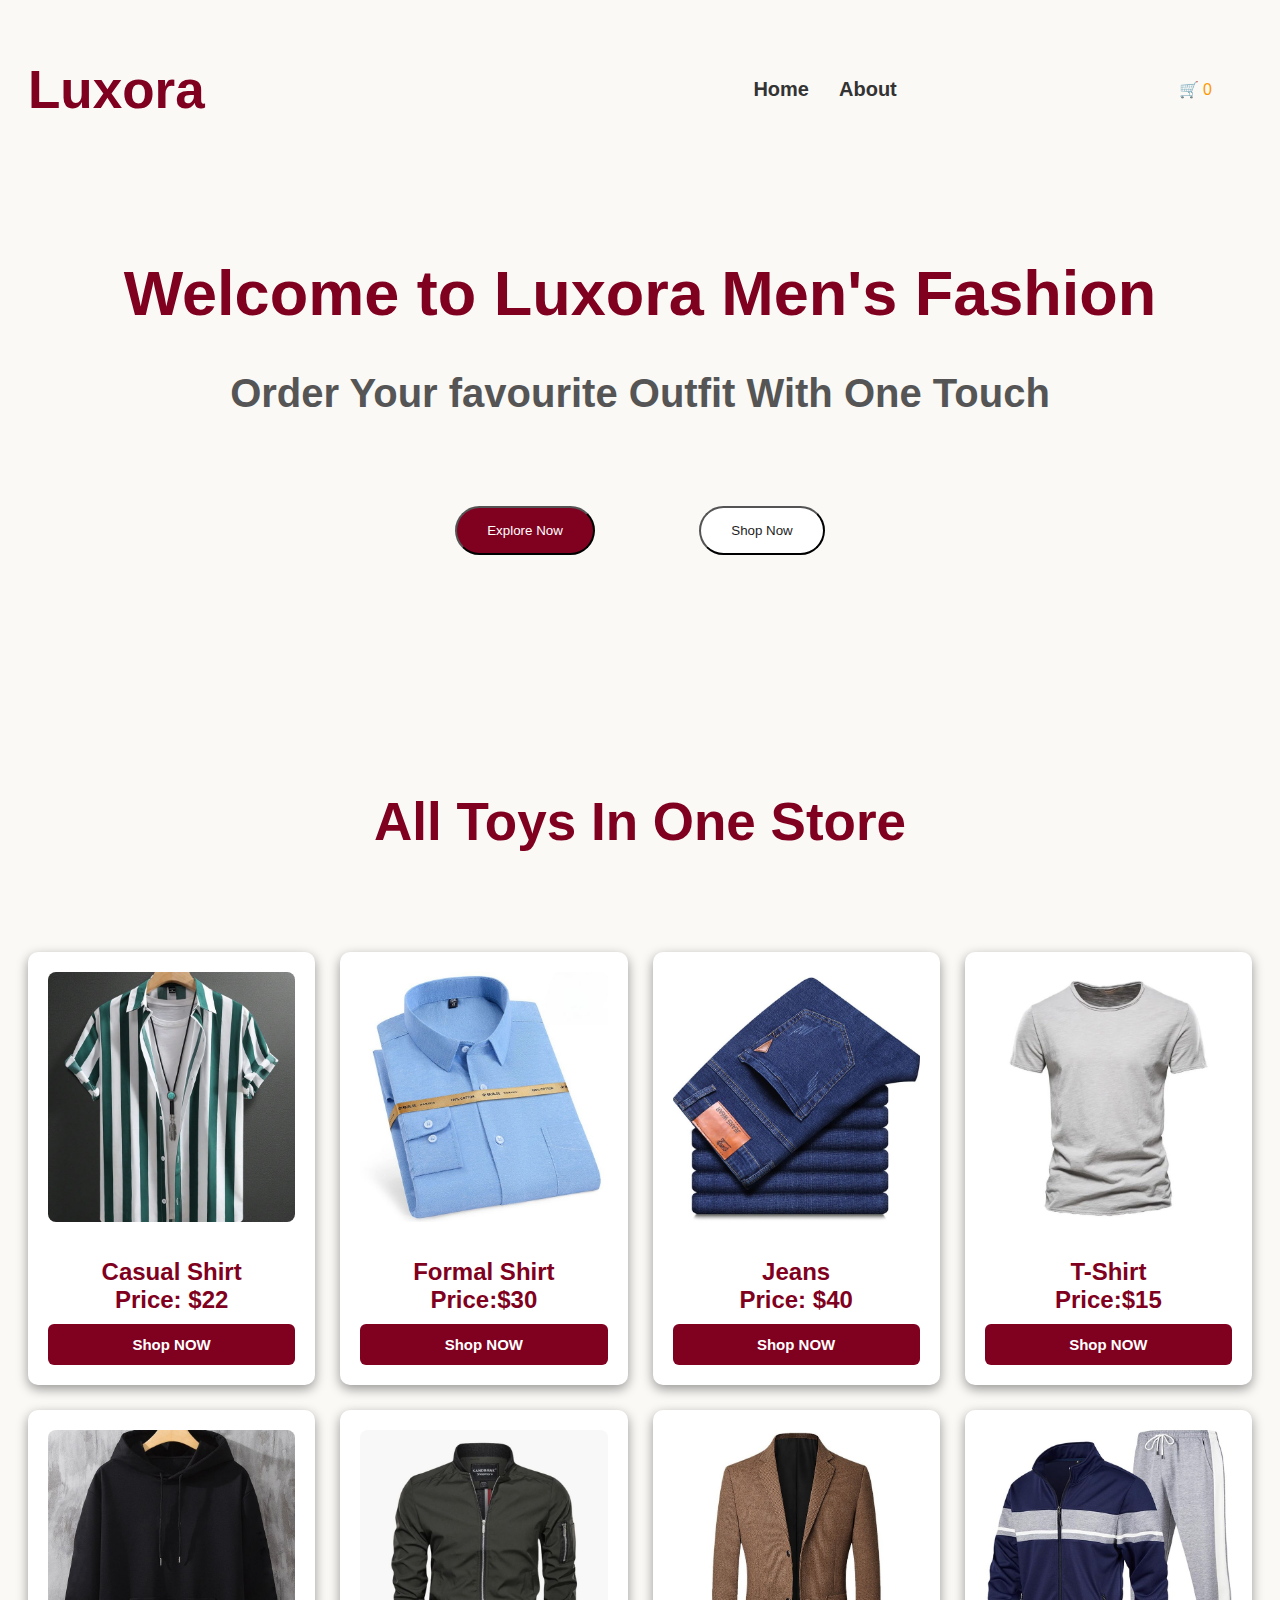
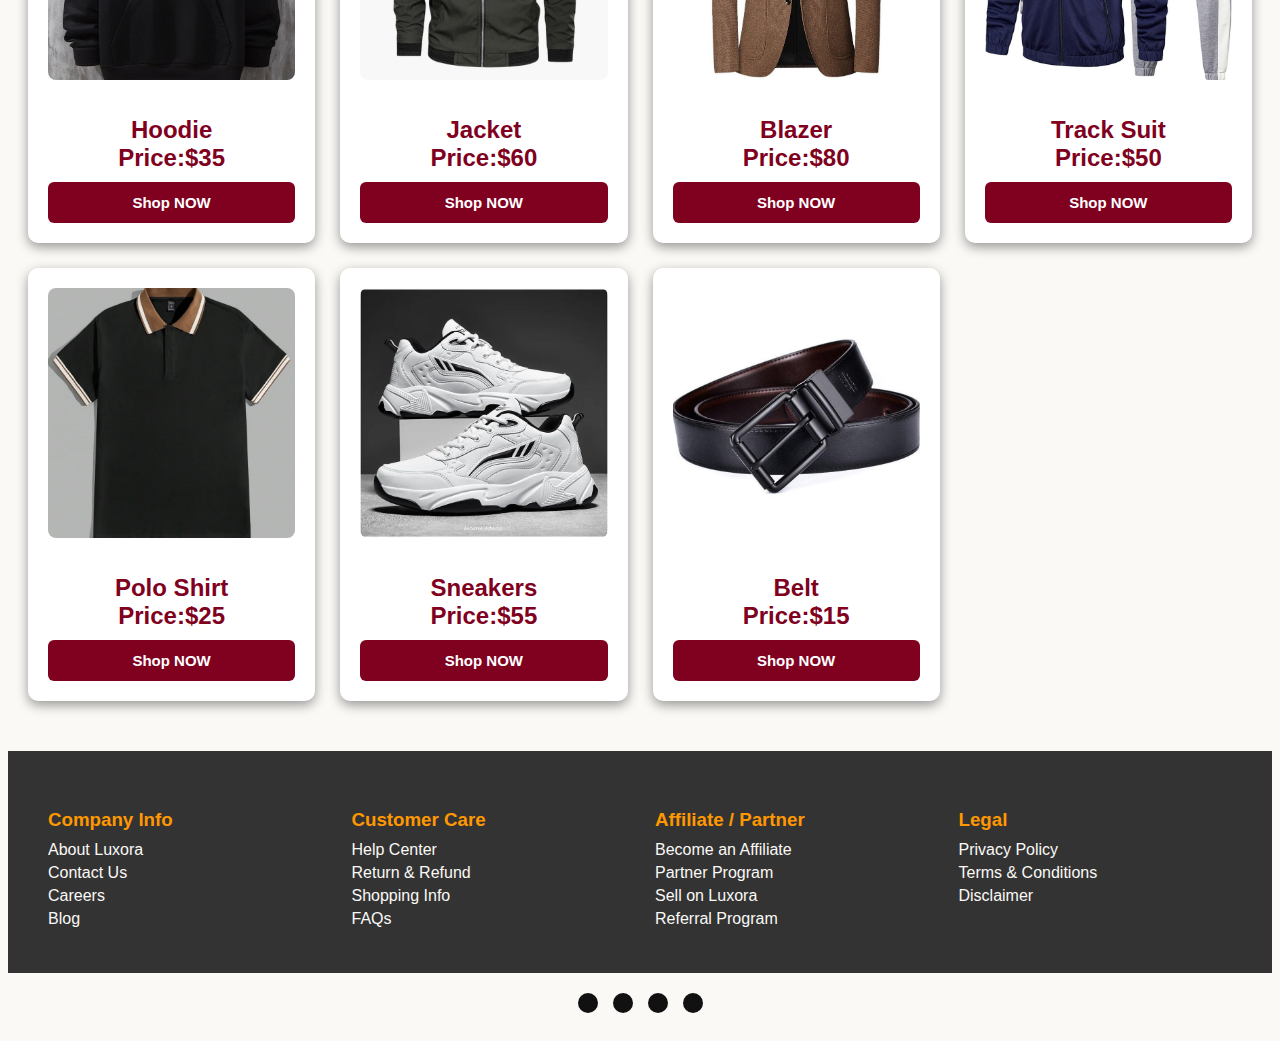
<file: men.html>
<!DOCTYPE html>
<html lang="en">
<head>
  <meta charset="UTF-8">
  <meta name="viewport" content="width=device-width, initial-scale=1.0">
  <title>Document</title>
  <link rel="stylesheet" href="eletronics.css">
</head>
<body>
  <div class="nav">
    <div class="head">
      <h1>Luxora</h1>
    </div>

    <div class="menu-toggle" id="menu-toggle">
      <i class="fas fa-bars"></i>
    </div>

    <div class="links" id="nav-links">
      <a href="index.html" class="lin">Home</a>
      <a href="about.html" class="lin">About</a>
    </div>

    <div class="cart">
      <p class="emoji">
        <span class="cc">🛒</span> <span class="cart-count">0</span>
      </p>
    </div>
  </div>
  <div class="main">
    <h1 class="mian1">
      Welcome to Luxora Men's Fashion    </h1>
    <p class="p1">Order Your favourite Outfit With One Touch</p>
    <div class="btn">
    <button class="main2">
      Explore Now
    </button>
    <button class="main3">Shop Now</button>
  </div></div>
  <h1 class="elec">
    All Toys In One Store
  </h1>

   <div class="pic">
   <div class="pic1">
  <img src="./m2.jpg" alt="">
  <h2 class="pro">Casual Shirt<br>Price: $22 </h2>
  <button class="shep" onclick="window.location.href='product-detail.php?title=Casual Shirt&desc=Comfortable cotton casual shirt&price=22&img=./m2.jpg'">Shop NOW</button>
</div>

<div class="pic1">
  <img src="./m3.jpg">
  <h2 class="pro">Formal Shirt<br>Price:$30</h2>
  <button class="shep" onclick="window.location.href='product-detail.php?title=Formal Shirt&desc=Stylish formal shirt for office wear&price=30&img=./m3.jpg'">Shop NOW</button>
</div>

<div class="pic1">
  <img src="./m4.jpg">
  <h2 class="pro">Jeans<br>Price: $40</h2>
  <button class="shep" onclick="window.location.href='product-detail.php?title=Jeans&desc=Durable denim jeans&price=40&img=./m4.jpg'">Shop NOW</button>
</div>

<div class="pic1">
  <img src="./m5.jpg">
  <h2 class="pro">T-Shirt <br>Price:$15</h2>
  <button class="shep" onclick="window.location.href='product-detail.php?title=T-Shirt&desc=Casual cotton T-shirt&price=15&img=./m5.jpg'">Shop NOW</button>
</div>

<div class="pic1">
  <img src="./m6.jpg">
  <h2 class="pro">Hoodie<br>Price:$35</h2>
  <button class="shep" onclick="window.location.href='product-detail.php?title=Hoodie&desc=Warm and cozy hoodie&price=35&img=./m6.jpg'">Shop NOW</button>
</div>

<div class="pic1">
  <img src="./m7.jpg">
  <h2 class="pro">Jacket<br>Price:$60</h2>
  <button class="shep" onclick="window.location.href='product-detail.php?title=Jacket&desc=Stylish leather jacket&price=60&img=./m7.jpg'">Shop NOW</button>
</div>

<div class="pic1">
  <img src="./m8.jpg">
  <h2 class="pro">Blazer <br>Price:$80</h2>
  <button class="shep" onclick="window.location.href='product-detail.php?title=Blazer&desc=Formal men’s blazer&price=80&img=./m8.jpg'">Shop NOW</button>
</div>

<div class="pic1">
  <img src="./m9.jpg">
  <h2 class="pro">Track Suit<br>Price:$50</h2>
  <button class="shep" onclick="window.location.href='product-detail.php?title=Track Suit&desc=Comfortable sports tracksuit&price=50&img=./m9.jpg'">Shop NOW</button>
</div>

<div class="pic1">
  <img src="./m10.jpg">
  <h2 class="pro">Polo Shirt <br>Price:$25</h2>
  <button class="shep" onclick="window.location.href='product-detail.php?title=Polo Shirt&desc=Classic cotton polo shirt&price=25&img=./m10.jpg'">Shop NOW</button>
</div>

<div class="pic1">
  <img src="./m11.jpg">
  <h2 class="pro">Sneakers <br>Price:$55</h2>
  <button class="shep" onclick="window.location.href='product-detail.php?title=Sneakers&desc=Comfortable casual sneakers&price=55&img=./m11.jpg'">Shop NOW</button>
</div>

<div class="pic1">
  <img src="./m12.jpg">
  <h2 class="pro">Belt<br>Price:$15</h2>
  <button class="shep" onclick="window.location.href='product-detail.php?title=Belt&desc=High quality leather belt&price=15&img=./m12.jpg'">Shop NOW</button>
</div>

  
  </div>
    <div class="footer">
    <div>
      <h3>Company Info</h3>
      <a href="#" class="a1">About Luxora</a>
      <a href="#" class="a1">Contact Us</a>
      <a href="#" class="a1">Careers</a>
      <a href="#" class="a1">Blog</a>
    </div>
    <div>
      <h3>Customer Care</h3>
      <a href="#" class="a2">Help Center</a>
      <a href="#" class="a2">Return & Refund</a>
      <a href="#" class="a2">Shopping Info</a>
      <a href="#" class="a2">FAQs</a>
    </div>
    <div>
      <h3>Affiliate / Partner</h3>
      <a href="#" class="a2">Become an Affiliate</a>
      <a href="#" class="a2">Partner Program</a>
      <a href="#" class="a2">Sell on Luxora</a>
      <a href="#" class="a2">Referral Program</a>
    </div>
    <div>
      <h3>Legal</h3>
      <a href="#" class="a2">Privacy Policy</a>
      <a href="#" class="a2">Terms & Conditions</a>
      <a href="#" class="a2">Disclaimer</a>
    </div>
  </div>

  
  <div class="social-icons">
    <a href="#"><i class="fab fa-facebook-f"></i></a>
    <a href="#"><i class="fab fa-instagram"></i></a>
    <a href="#"><i class="fab fa-twitter"></i></a>
    <a href="#"><i class="fab fa-youtube"></i></a>
  </div>
</body>
</html>
</file>
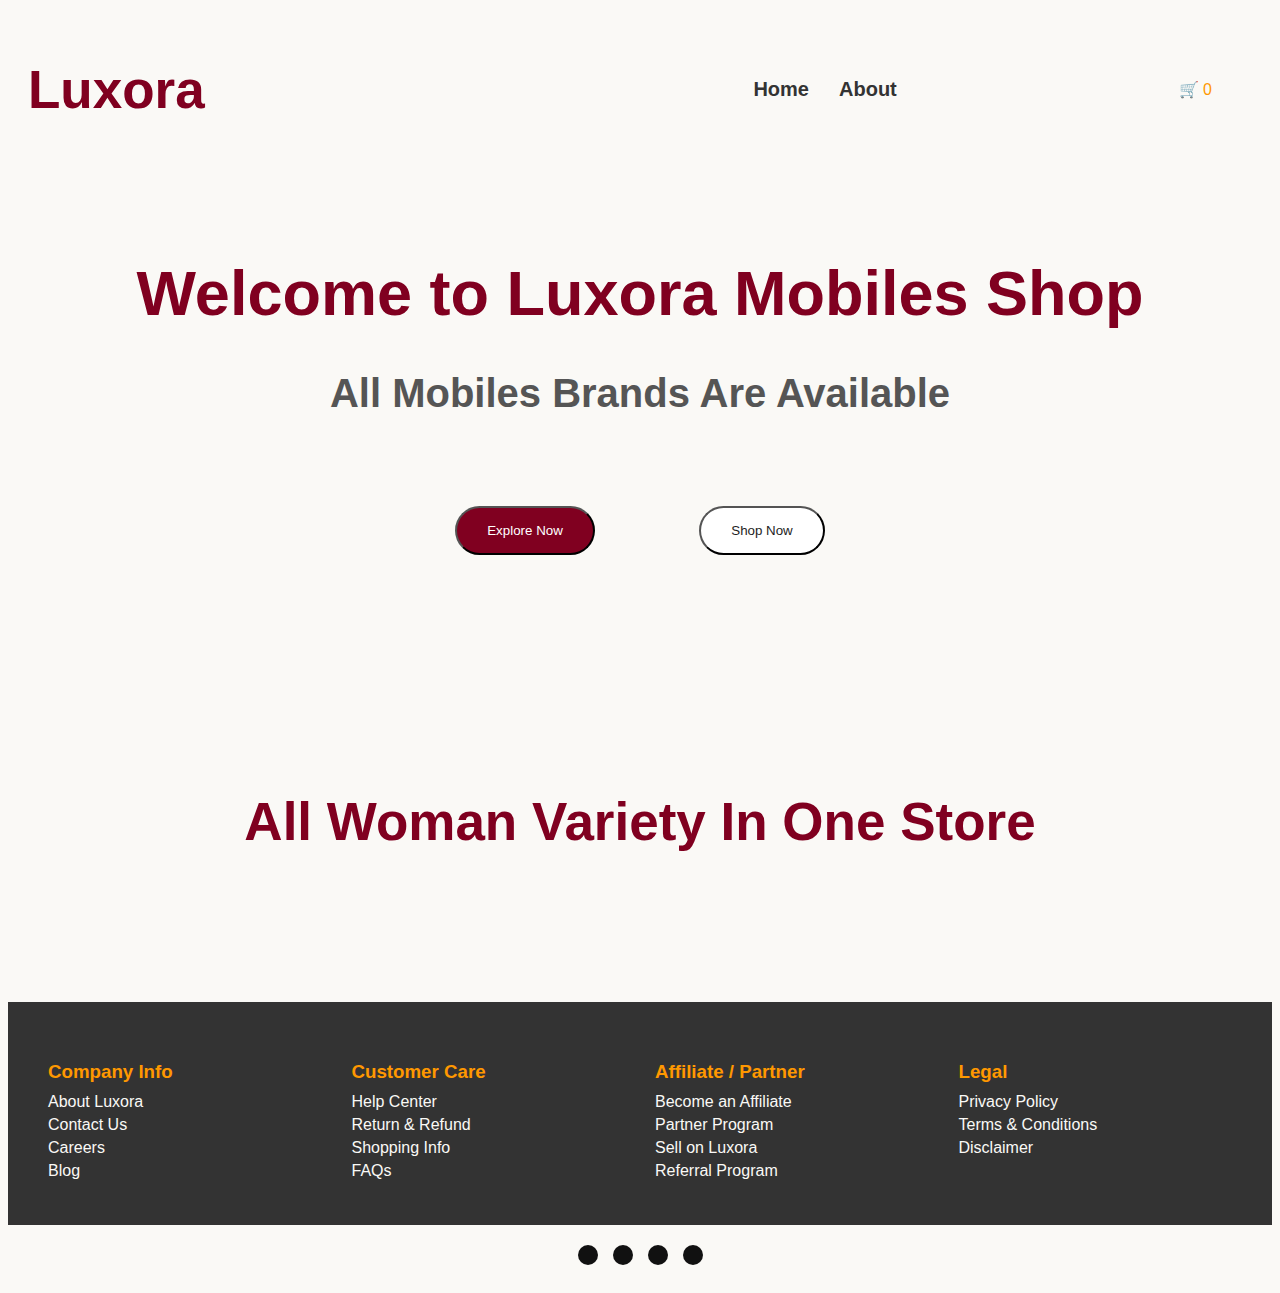
<file: mobiles.html>
<!DOCTYPE html>
<html lang="en">
<head>
  <meta charset="UTF-8">
  <meta name="viewport" content="width=device-width, initial-scale=1.0">
  <title>Document</title>
  <link rel="stylesheet" href="eletronics.css">
</head>
<body>
  <div class="nav">
    <div class="head">
      <h1>Luxora</h1>
    </div>

    <div class="menu-toggle" id="menu-toggle">
      <i class="fas fa-bars"></i>
    </div>

    <div class="links" id="nav-links">
      <a href="index.html" class="lin">Home</a>
      <a href="about.html" class="lin">About</a>
    </div>

    <div class="cart">
      <p class="emoji">
        <span class="cc">🛒</span> <span class="cart-count">0</span>
      </p>
    </div>
  </div>
  <div class="main">
    <h1 class="mian1">
      Welcome to Luxora Mobiles Shop    </h1>
    <p class="p1">All Mobiles Brands Are Available</p>
    <div class="btn">
    <button class="main2">
      Explore Now
    </button>
    <button class="main3">Shop Now</button>
  </div></div>
  <h1 class="elec">
    All Woman Variety In One Store
  </h1>

   <div class="pic">
 
  
  </div>
    <div class="footer">
    <div>
      <h3>Company Info</h3>
      <a href="#" class="a1">About Luxora</a>
      <a href="#" class="a1">Contact Us</a>
      <a href="#" class="a1">Careers</a>
      <a href="#" class="a1">Blog</a>
    </div>
    <div>
      <h3>Customer Care</h3>
      <a href="#" class="a2">Help Center</a>
      <a href="#" class="a2">Return & Refund</a>
      <a href="#" class="a2">Shopping Info</a>
      <a href="#" class="a2">FAQs</a>
    </div>
    <div>
      <h3>Affiliate / Partner</h3>
      <a href="#" class="a2">Become an Affiliate</a>
      <a href="#" class="a2">Partner Program</a>
      <a href="#" class="a2">Sell on Luxora</a>
      <a href="#" class="a2">Referral Program</a>
    </div>
    <div>
      <h3>Legal</h3>
      <a href="#" class="a2">Privacy Policy</a>
      <a href="#" class="a2">Terms & Conditions</a>
      <a href="#" class="a2">Disclaimer</a>
    </div>
  </div>

  
  <div class="social-icons">
    <a href="#"><i class="fab fa-facebook-f"></i></a>
    <a href="#"><i class="fab fa-instagram"></i></a>
    <a href="#"><i class="fab fa-twitter"></i></a>
    <a href="#"><i class="fab fa-youtube"></i></a>
  </div>
</body>
</html>
</file>
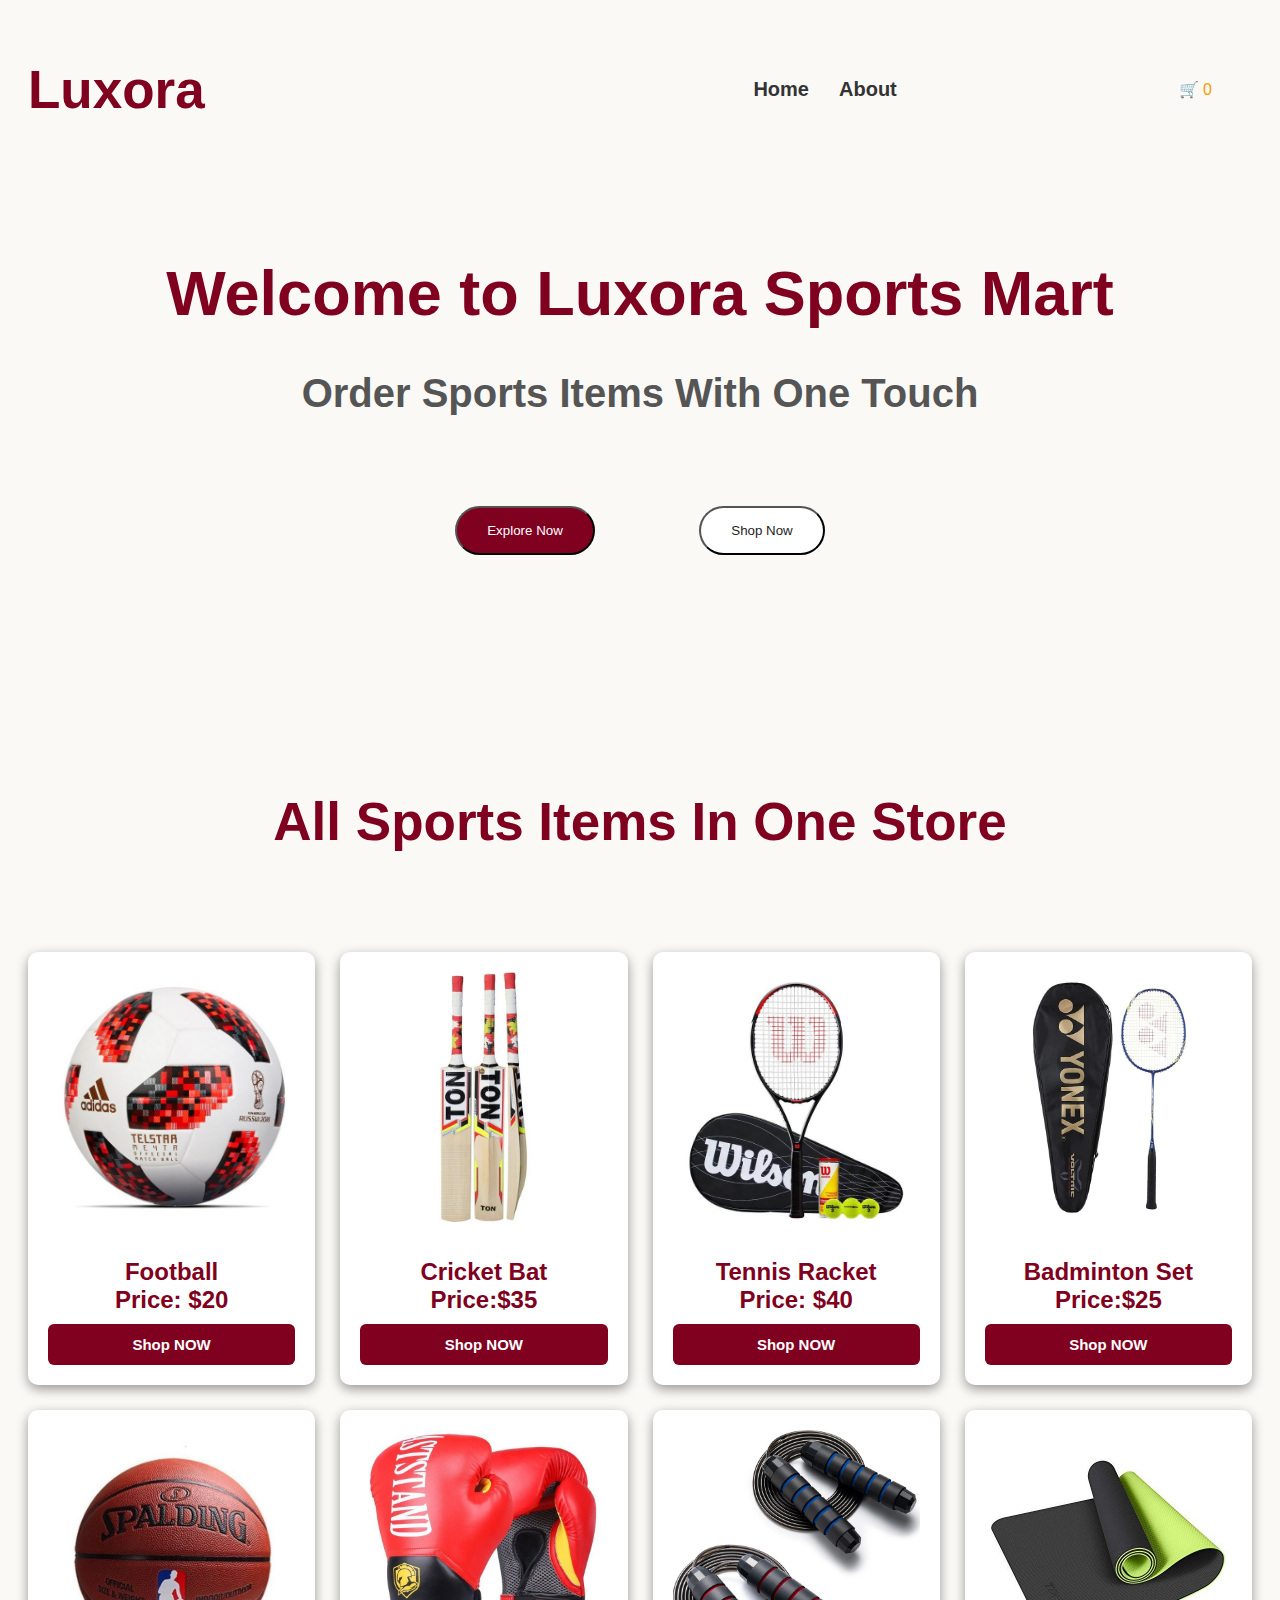
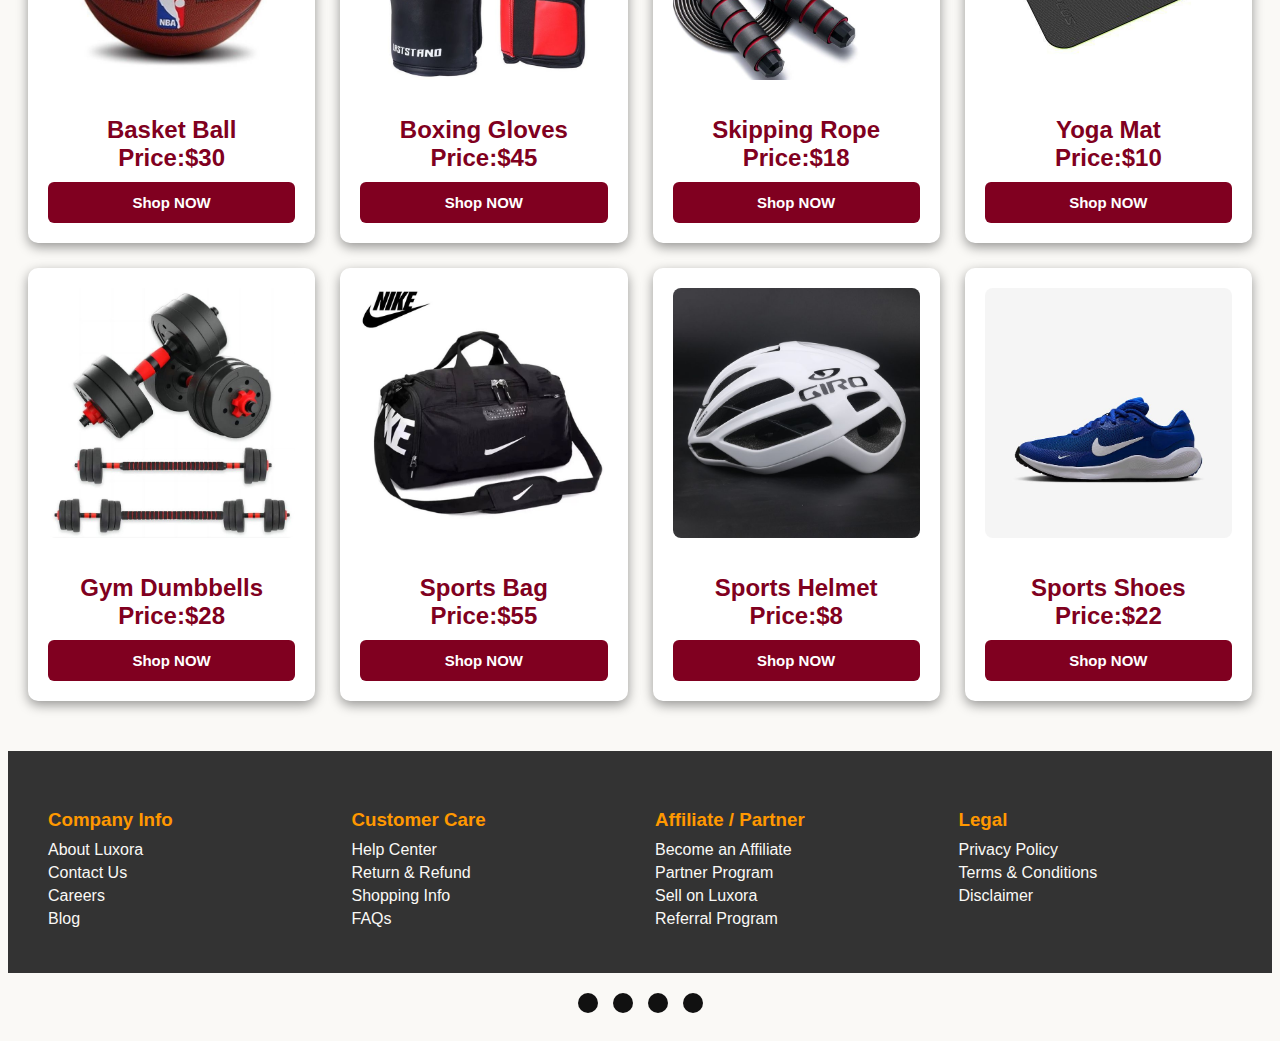
<file: sports.html>
<!DOCTYPE html>
<html lang="en">
<head>
  <meta charset="UTF-8">
  <meta name="viewport" content="width=device-width, initial-scale=1.0">
  <title>Document</title>
  <link rel="stylesheet" href="eletronics.css">
</head>
<body>
  <div class="nav">
    <div class="head">
      <h1>Luxora</h1>
    </div>

    <div class="menu-toggle" id="menu-toggle">
      <i class="fas fa-bars"></i>
    </div>

    <div class="links" id="nav-links">
      <a href="index.html" class="lin">Home</a>
      <a href="about.html" class="lin">About</a>
    </div>

    <div class="cart">
      <p class="emoji">
        <span class="cc">🛒</span> <span class="cart-count">0</span>
      </p>
    </div>
  </div>
  <div class="main">
    <h1 class="mian1">
      Welcome to Luxora Sports Mart
    </h1>
    <p class="p1">Order Sports Items With One Touch</p>
    <div class="btn">
    <button class="main2">
      Explore Now
    </button>
    <button class="main3">Shop Now</button>
  </div></div>
  <h1 class="elec">
    All Sports Items In One Store
  </h1>

   <div class="pic">
   <div class="pic1">
  <img src="./s1.jpg" alt="">
  <h2 class="pro">Football<br>Price: $20 </h2>
  <button class="shep" onclick="window.location.href='product-detail.php?title=Football&desc=High quality durable football&price=20&img=./s1.jpg'">Shop NOW</button>
</div>

<div class="pic1">
  <img src="./s2.jpg">
  <h2 class="pro">Cricket Bat<br>Price:$35</h2>
  <button class="shep" onclick="window.location.href='product-detail.php?title=Cricket Bat&desc=Professional wooden cricket bat&price=35&img=./s2.jpg'">Shop NOW</button>
</div>

<div class="pic1">
  <img src="./s3.jpg">
  <h2 class="pro">Tennis Racket<br>Price: $40</h2>
  <button class="shep" onclick="window.location.href='product-detail.php?title=Tennis Racket&desc=Lightweight tennis racket with cover&price=40&img=./s3.jpg'">Shop NOW</button>
</div>

<div class="pic1">
  <img src="./s4.jpg">
  <h2 class="pro">Badminton Set<br>Price:$25</h2>
  <button class="shep" onclick="window.location.href='product-detail.php?title=Badminton Set&desc=2 rackets + shuttlecock set&price=25&img=./s4.jpg'">Shop NOW</button>
</div>

<div class="pic1">
  <img src="./s5.jpg">
  <h2 class="pro">Basket Ball<br>Price:$30</h2>
  <button class="shep" onclick="window.location.href='product-detail.php?title=Basket Ball&desc=Official size basketball&price=30&img=./s5.jpg'">Shop NOW</button>
</div>

<div class="pic1">
  <img src="./s6.jpg">
  <h2 class="pro">Boxing Gloves<br>Price:$45</h2>
  <button class="shep" onclick="window.location.href='product-detail.php?title=Boxing Gloves&desc=Durable leather boxing gloves&price=45&img=./s6.jpg'">Shop NOW</button>
</div>

<div class="pic1">
  <img src="./s7.jpg">
  <h2 class="pro">Skipping Rope<br>Price:$18</h2>
  <button class="shep" onclick="window.location.href='product-detail.php?title=Skipping Rope&desc=Strong skipping rope for workout&price=18&img=./s7.jpg'">Shop NOW</button>
</div>

<div class="pic1">
  <img src="./s8.jpg">
  <h2 class="pro">Yoga Mat<br>Price:$10</h2>
  <button class="shep" onclick="window.location.href='product-detail.php?title=Yoga Mat&desc=Non-slip yoga mat for exercise&price=10&img=./s8.jpg'">Shop NOW</button>
</div>

<div class="pic1">
  <img src="./s9.jpg">
  <h2 class="pro">Gym Dumbbells<br>Price:$28</h2>
  <button class="shep" onclick="window.location.href='product-detail.php?title=Gym Dumbbells&desc=Set of 2 dumbbells 5kg each&price=28&img=./s9.jpg'">Shop NOW</button>
</div>

<div class="pic1">
  <img src="./s10.jpg">
  <h2 class="pro">Sports Bag<br>Price:$55</h2>
  <button class="shep" onclick="window.location.href='product-detail.php?title=Sports Bag&desc=Large waterproof sports bag&price=55&img=./s10.jpg'">Shop NOW</button>
</div>

<div class="pic1">
  <img src="./s11.jpg">
  <h2 class="pro">Sports Helmet<br>Price:$8</h2>
  <button class="shep" onclick="window.location.href='product-detail.php?title=Sports Helmet&desc=Protective sports helmet&price=8&img=./s11.jpg'">Shop NOW</button>
</div>

<div class="pic1">
  <img src="./s12.jpg">
  <h2 class="pro">Sports Shoes<br>Price:$22</h2>
  <button class="shep" onclick="window.location.href='product-detail.php?title=Sports Shoes&desc=Comfortable running shoes&price=22&img=./s12.jpg'">Shop NOW</button>
</div>

  </div>
    <div class="footer">
    <div>
      <h3>Company Info</h3>
      <a href="#" class="a1">About Luxora</a>
      <a href="#" class="a1">Contact Us</a>
      <a href="#" class="a1">Careers</a>
      <a href="#" class="a1">Blog</a>
    </div>
    <div>
      <h3>Customer Care</h3>
      <a href="#" class="a2">Help Center</a>
      <a href="#" class="a2">Return & Refund</a>
      <a href="#" class="a2">Shopping Info</a>
      <a href="#" class="a2">FAQs</a>
    </div>
    <div>
      <h3>Affiliate / Partner</h3>
      <a href="#" class="a2">Become an Affiliate</a>
      <a href="#" class="a2">Partner Program</a>
      <a href="#" class="a2">Sell on Luxora</a>
      <a href="#" class="a2">Referral Program</a>
    </div>
    <div>
      <h3>Legal</h3>
      <a href="#" class="a2">Privacy Policy</a>
      <a href="#" class="a2">Terms & Conditions</a>
      <a href="#" class="a2">Disclaimer</a>
    </div>
  </div>

  
  <div class="social-icons">
    <a href="#"><i class="fab fa-facebook-f"></i></a>
    <a href="#"><i class="fab fa-instagram"></i></a>
    <a href="#"><i class="fab fa-twitter"></i></a>
    <a href="#"><i class="fab fa-youtube"></i></a>
  </div>
</body>
</html>
</file>
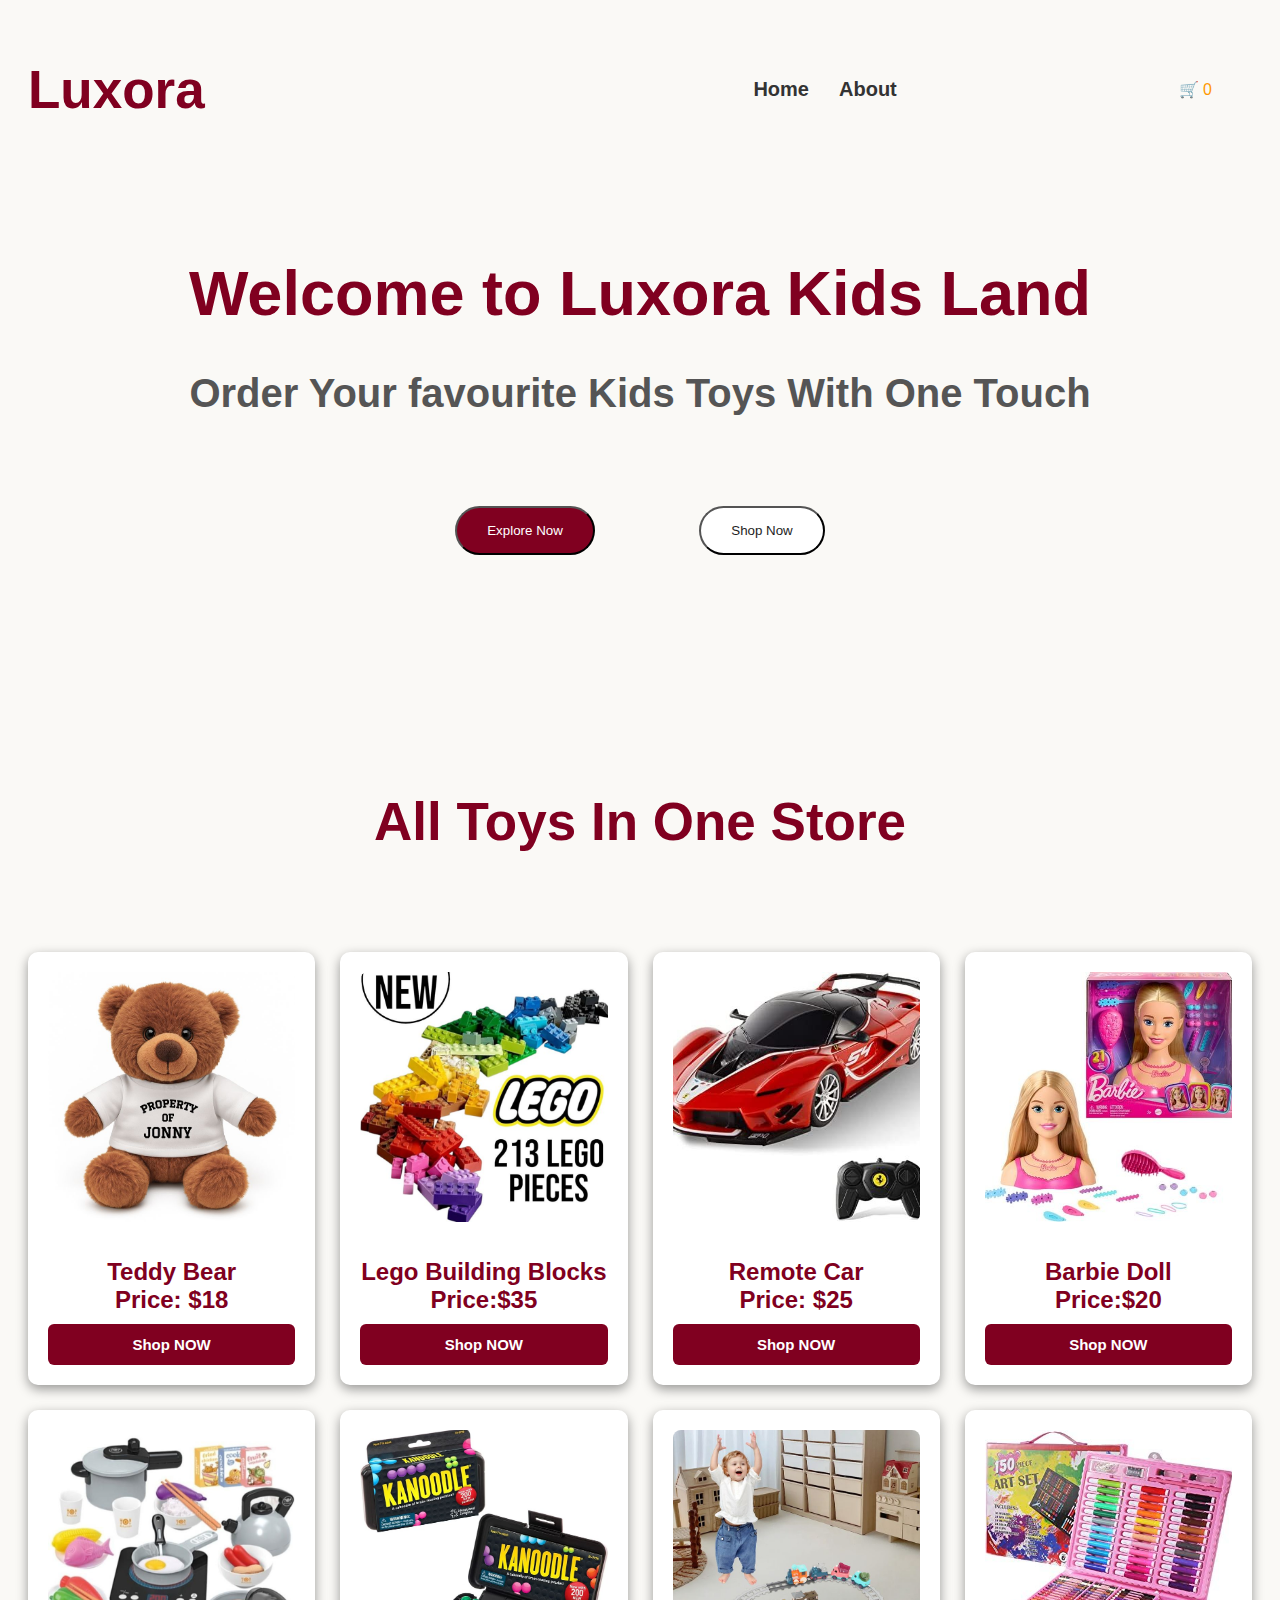
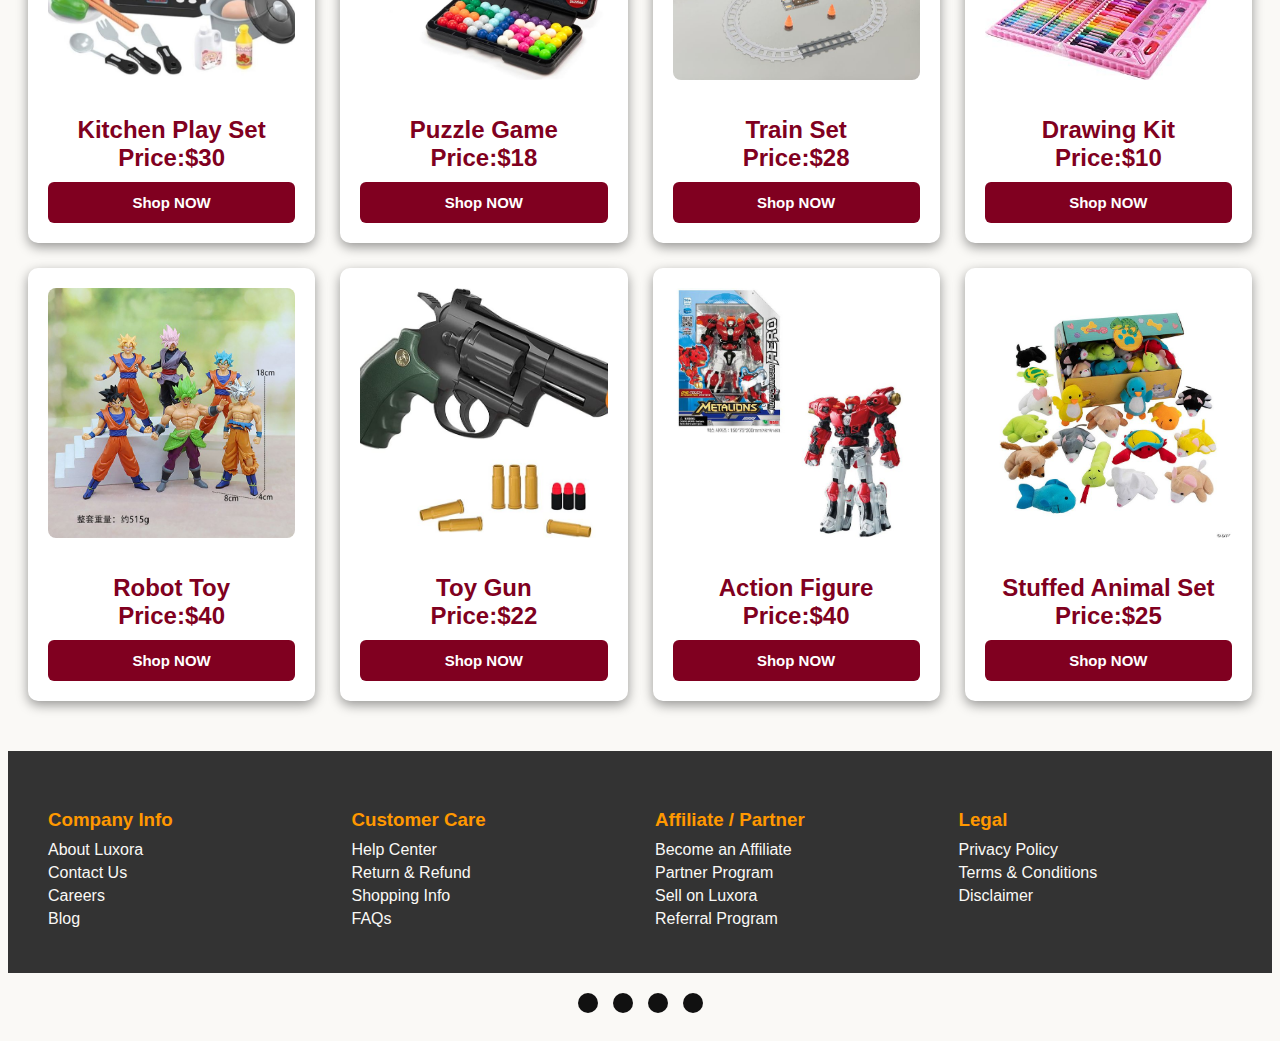
<file: toy.html>
<!DOCTYPE html>
<html lang="en">
<head>
  <meta charset="UTF-8">
  <meta name="viewport" content="width=device-width, initial-scale=1.0">
  <title>Document</title>
  <link rel="stylesheet" href="eletronics.css">
</head>
<body>
  <div class="nav">
    <div class="head">
      <h1>Luxora</h1>
    </div>

    <div class="menu-toggle" id="menu-toggle">
      <i class="fas fa-bars"></i>
    </div>

    <div class="links" id="nav-links">
      <a href="index.html" class="lin">Home</a>
      <a href="about.html" class="lin">About</a>
    </div>

    <div class="cart">
      <p class="emoji">
        <span class="cc">🛒</span> <span class="cart-count">0</span>
      </p>
    </div>
  </div>
  <div class="main">
    <h1 class="mian1">
      Welcome to Luxora Kids Land
    </h1>
    <p class="p1">Order Your favourite Kids Toys  With One Touch</p>
    <div class="btn">
    <button class="main2">
      Explore Now
    </button>
    <button class="main3">Shop Now</button>
  </div></div>
  <h1 class="elec">
    All Toys In One Store
  </h1>

   <div class="pic">
 <div class="pic1">
  <img src="./t2.jpg" alt="">
  <h2 class="pro">Teddy Bear<br>Price: $18 </h2>
  <button class="shep" onclick="window.location.href='product-detail.php?title=Teddy Bear&desc=Soft and cuddly teddy bear&price=18&img=./t2.jpg'">Shop NOW</button>
</div>

<div class="pic1">
  <img src="./t3.jpg">
  <h2 class="pro">Lego Building Blocks<br>Price:$35</h2>
  <button class="shep" onclick="window.location.href='product-detail.php?title=Lego Building Blocks&desc=Creative lego blocks set for kids&price=35&img=./t3.jpg'">Shop NOW</button>
</div>

<div class="pic1">
  <img src="./t4.jpg">
  <h2 class="pro">Remote Car<br>Price: $25</h2>
  <button class="shep" onclick="window.location.href='product-detail.php?title=Remote Car&desc=Rechargeable fast remote control car&price=25&img=./t4.jpg'">Shop NOW</button>
</div>

<div class="pic1">
  <img src="./t5.jpg">
  <h2 class="pro">Barbie Doll<br>Price:$20</h2>
  <button class="shep" onclick="window.location.href='product-detail.php?title=Barbie Doll&desc=Fashion Barbie doll with accessories&price=20&img=./t5.jpg'">Shop NOW</button>
</div>

<div class="pic1">
  <img src="./trayset.jpg">
  <h2 class="pro">Kitchen Play Set<br>Price:$30</h2>
  <button class="shep" onclick="window.location.href='product-detail.php?title=Kitchen Play Set&desc=Mini kitchen play set for kids&price=30&img=./trayset.jpg'">Shop NOW</button>
</div>

<div class="pic1">
  <img src="./t6.jpg">
  <h2 class="pro">Puzzle Game<br>Price:$18</h2>
  <button class="shep" onclick="window.location.href='product-detail.php?title=Puzzle Game&desc=Mind challenging puzzle toy&price=18&img=./t6.jpg'">Shop NOW</button>
</div>

<div class="pic1">
  <img src="./t7.jpg">
  <h2 class="pro">Train Set<br>Price:$28</h2>
  <button class="shep" onclick="window.location.href='product-detail.php?title=Train Set&desc=Electric train set with tracks&price=28&img=./t7.jpg'">Shop NOW</button>
</div>

<div class="pic1">
  <img src="./t8.jpg">
  <h2 class="pro">Drawing Kit<br>Price:$10</h2>
  <button class="shep" onclick="window.location.href='product-detail.php?title=Drawing Kit&desc=Complete drawing and coloring kit&price=10&img=./t8.jpg'">Shop NOW</button>
</div>

<div class="pic1">
  <img src="./t9.jpg">
  <h2 class="pro">Robot Toy<br>Price:$40</h2>
  <button class="shep" onclick="window.location.href='product-detail.php?title=Robot Toy&desc=Interactive robotic toy with lights&price=40&img=./t9.jpg'">Shop NOW</button>
</div>

<div class="pic1">
  <img src="./t10.jpg">
  <h2 class="pro">Toy Gun<br>Price:$22</h2>
  <button class="shep" onclick="window.location.href='product-detail.php?title=Toy Gun&desc=Safe plastic toy gun for kids&price=22&img=./t10.jpg'">Shop NOW</button>
</div>

<div class="pic1">
  <img src="./t11.jpg">
  <h2 class="pro">Action Figure<br>Price:$40</h2>
  <button class="shep" onclick="window.location.href='product-detail.php?title=Action Figure&desc=Collectible action figure&price=40&img=./t11.jpg'">Shop NOW</button>
</div>

<div class="pic1">
  <img src="./t12.jpg">
  <h2 class="pro">Stuffed Animal Set<br>Price:$25</h2>
  <button class="shep" onclick="window.location.href='product-detail.php?title=Stuffed Animal Set&desc=Set of cute stuffed animals&price=25&img=./t12.jpg'">Shop NOW</button>
</div>

  </div>
    <div class="footer">
    <div>
      <h3>Company Info</h3>
      <a href="#" class="a1">About Luxora</a>
      <a href="#" class="a1">Contact Us</a>
      <a href="#" class="a1">Careers</a>
      <a href="#" class="a1">Blog</a>
    </div>
    <div>
      <h3>Customer Care</h3>
      <a href="#" class="a2">Help Center</a>
      <a href="#" class="a2">Return & Refund</a>
      <a href="#" class="a2">Shopping Info</a>
      <a href="#" class="a2">FAQs</a>
    </div>
    <div>
      <h3>Affiliate / Partner</h3>
      <a href="#" class="a2">Become an Affiliate</a>
      <a href="#" class="a2">Partner Program</a>
      <a href="#" class="a2">Sell on Luxora</a>
      <a href="#" class="a2">Referral Program</a>
    </div>
    <div>
      <h3>Legal</h3>
      <a href="#" class="a2">Privacy Policy</a>
      <a href="#" class="a2">Terms & Conditions</a>
      <a href="#" class="a2">Disclaimer</a>
    </div>
  </div>

  
  <div class="social-icons">
    <a href="#"><i class="fab fa-facebook-f"></i></a>
    <a href="#"><i class="fab fa-instagram"></i></a>
    <a href="#"><i class="fab fa-twitter"></i></a>
    <a href="#"><i class="fab fa-youtube"></i></a>
  </div>
</body>
</html>
</file>
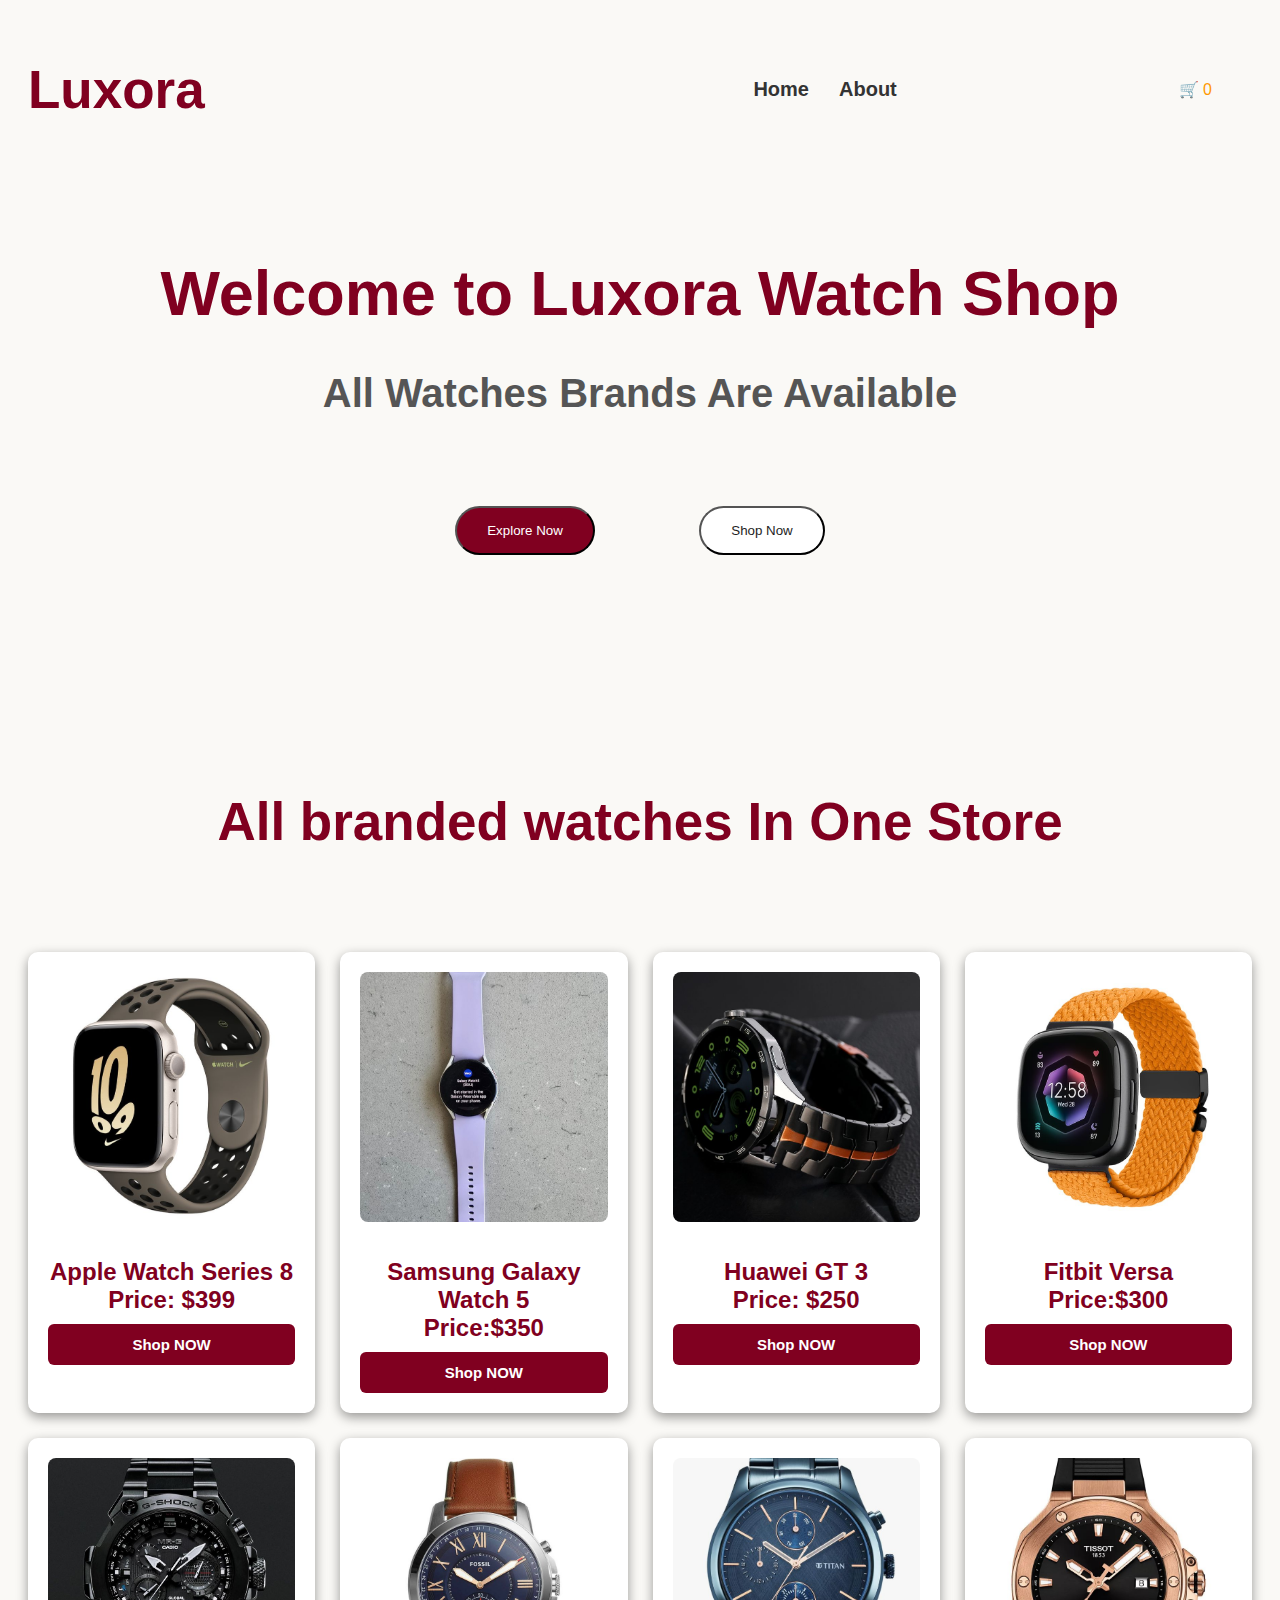
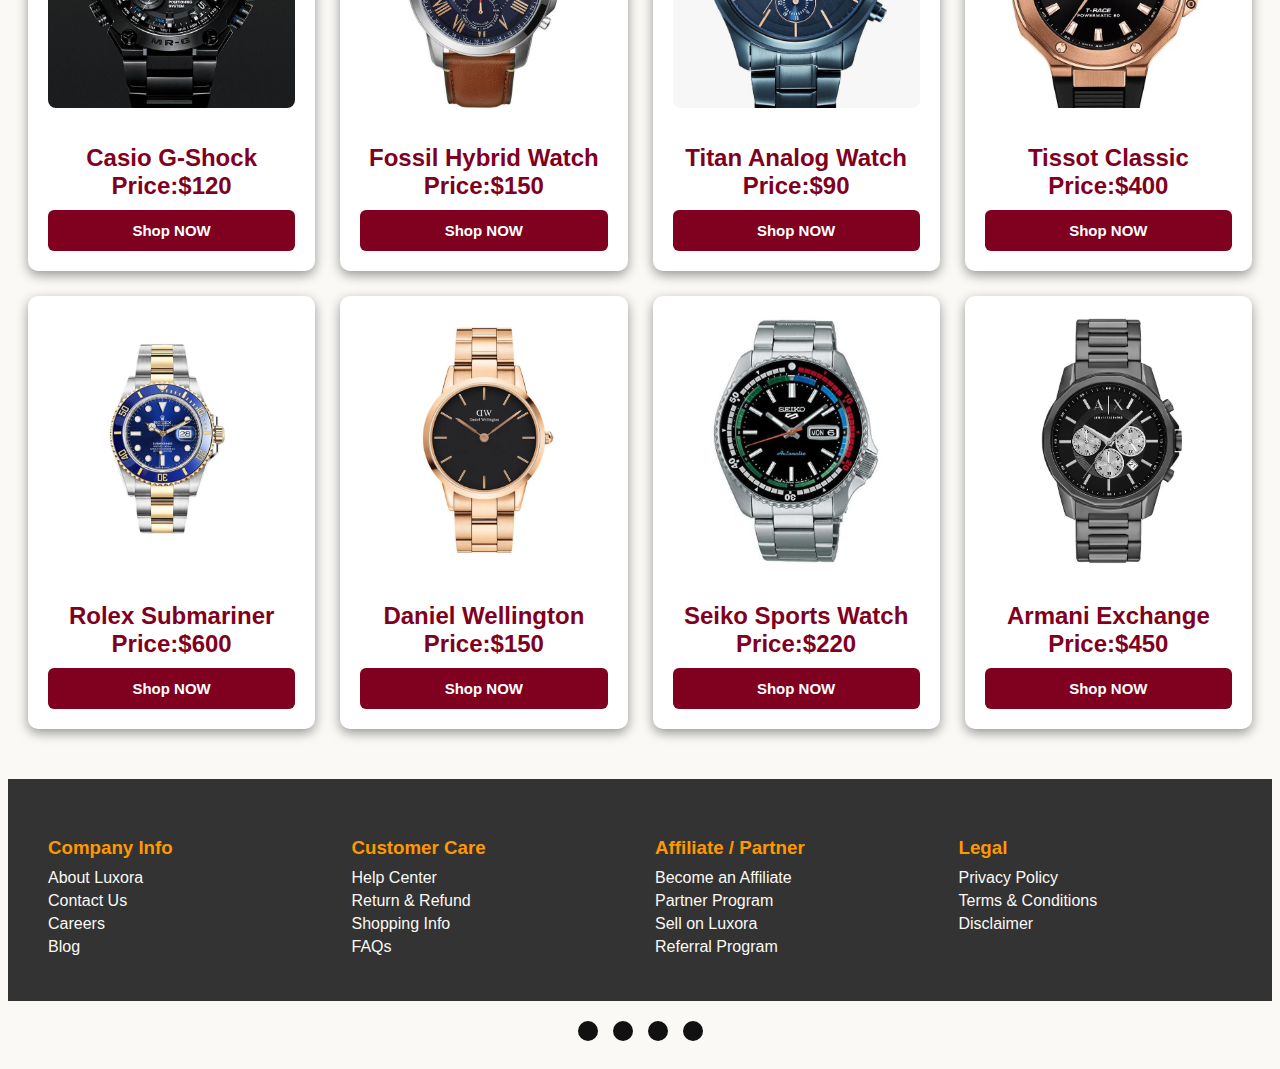
<file: watches.html>
<!DOCTYPE html>
<html lang="en">
<head>
  <meta charset="UTF-8">
  <meta name="viewport" content="width=device-width, initial-scale=1.0">
  <title>Document</title>
  <link rel="stylesheet" href="eletronics.css">
</head>
<body>
  <div class="nav">
    <div class="head">
      <h1>Luxora</h1>
    </div>

    <div class="menu-toggle" id="menu-toggle">
      <i class="fas fa-bars"></i>
    </div>

    <div class="links" id="nav-links">
      <a href="index.html" class="lin">Home</a>
      <a href="about.html" class="lin">About</a>
    </div>

    <div class="cart">
      <p class="emoji">
        <span class="cc">🛒</span> <span class="cart-count">0</span>
      </p>
    </div>
  </div>
  <div class="main">
    <h1 class="mian1">
      Welcome to Luxora Watch Shop    </h1>
    <p class="p1">All Watches Brands Are Available</p>
    <div class="btn">
    <button class="main2">
      Explore Now
    </button>
    <button class="main3">Shop Now</button>
  </div></div>
  <h1 class="elec">
    All branded watches In One Store
  </h1>

   <div class="pic">
  <div class="pic1">
  <img src="./wat1.jpg" alt="">
  <h2 class="pro">Apple Watch Series 8<br>Price: $399</h2>
  <button class="shep" onclick="window.location.href='product-detail.php?title=Apple Watch Series 8&desc=Latest Apple smartwatch with health tracking&price=399&img=./wat1.jpg'">Shop NOW</button>
</div>

<div class="pic1">
  <img src="./wat2.jpg">
  <h2 class="pro">Samsung Galaxy Watch 5<br>Price:$350</h2>
  <button class="shep" onclick="window.location.href='product-detail.php?title=Samsung Galaxy Watch 5&desc=Advanced Samsung smartwatch with fitness features&price=350&img=./wat2.jpg'">Shop NOW</button>
</div>

<div class="pic1">
  <img src="./wat3.jpg">
  <h2 class="pro">Huawei GT 3<br>Price: $250</h2>
  <button class="shep" onclick="window.location.href='product-detail.php?title=Huawei GT 3&desc=Elegant Huawei smartwatch with long battery&price=250&img=./wat3.jpg'">Shop NOW</button>
</div>

<div class="pic1">
  <img src="./wat4.jpg">
  <h2 class="pro">Fitbit Versa<br>Price:$300</h2>
  <button class="shep" onclick="window.location.href='product-detail.php?title=Fitbit Versa&desc=Fitbit watch with health monitoring&price=300&img=./wat4.jpg'">Shop NOW</button>
</div>

<div class="pic1">
  <img src="./wat5.jpg">
  <h2 class="pro">Casio G-Shock<br>Price:$120</h2>
  <button class="shep" onclick="window.location.href='product-detail.php?title=Casio G-Shock&desc=Durable Casio G-Shock watch&price=120&img=./wat5.jpg'">Shop NOW</button>
</div>

<div class="pic1">
  <img src="./wat6.jpg">
  <h2 class="pro">Fossil Hybrid Watch<br>Price:$150</h2>
  <button class="shep" onclick="window.location.href='product-detail.php?title=Fossil Hybrid Watch&desc=Stylish Fossil hybrid watch&price=150&img=./wat6.jpg'">Shop NOW</button>
</div>

<div class="pic1">
  <img src="./wat7.jpg">
  <h2 class="pro">Titan Analog Watch<br>Price:$90</h2>
  <button class="shep" onclick="window.location.href='product-detail.php?title=Titan Analog Watch&desc=Classic Titan analog wristwatch&price=90&img=./wat7.jpg'">Shop NOW</button>
</div>

<div class="pic1">
  <img src="./wat8.jpg">
  <h2 class="pro">Tissot Classic<br>Price:$400</h2>
  <button class="shep" onclick="window.location.href='product-detail.php?title=Tissot Classic&desc=Luxury Tissot classic watch&price=400&img=./wat8.jpg'">Shop NOW</button>
</div>

<div class="pic1">
  <img src="./wat9.jpg">
  <h2 class="pro">Rolex Submariner<br>Price:$600</h2>
  <button class="shep" onclick="window.location.href='product-detail.php?title=Rolex Submariner&desc=Premium Rolex Submariner watch&price=600&img=./wat9.jpg'">Shop NOW</button>
</div>

<div class="pic1">
  <img src="./wat10.jpg">
  <h2 class="pro">Daniel Wellington<br>Price:$150</h2>
  <button class="shep" onclick="window.location.href='product-detail.php?title=Daniel Wellington&desc=Elegant Daniel Wellington wristwatch&price=150&img=./wat10.jpg'">Shop NOW</button>
</div>

<div class="pic1">
  <img src="./wat11.jpg">
  <h2 class="pro">Seiko Sports Watch<br>Price:$220</h2>
  <button class="shep" onclick="window.location.href='product-detail.php?title=Seiko Sports Watch&desc=Durable Seiko sports watch&price=220&img=./wat11.jpg'">Shop NOW</button>
</div>

<div class="pic1">
  <img src="./watch12.jpg">
  <h2 class="pro">Armani Exchange<br>Price:$450</h2>
  <button class="shep" onclick="window.location.href='product-detail.php?title=Armani Exchange&desc=Premium Armani Exchange watch&price=450&img=./watch12.jpg'">Shop NOW</button>
</div>

  
  </div>
    <div class="footer">
    <div>
      <h3>Company Info</h3>
      <a href="#" class="a1">About Luxora</a>
      <a href="#" class="a1">Contact Us</a>
      <a href="#" class="a1">Careers</a>
      <a href="#" class="a1">Blog</a>
    </div>
    <div>
      <h3>Customer Care</h3>
      <a href="#" class="a2">Help Center</a>
      <a href="#" class="a2">Return & Refund</a>
      <a href="#" class="a2">Shopping Info</a>
      <a href="#" class="a2">FAQs</a>
    </div>
    <div>
      <h3>Affiliate / Partner</h3>
      <a href="#" class="a2">Become an Affiliate</a>
      <a href="#" class="a2">Partner Program</a>
      <a href="#" class="a2">Sell on Luxora</a>
      <a href="#" class="a2">Referral Program</a>
    </div>
    <div>
      <h3>Legal</h3>
      <a href="#" class="a2">Privacy Policy</a>
      <a href="#" class="a2">Terms & Conditions</a>
      <a href="#" class="a2">Disclaimer</a>
    </div>
  </div>

  
  <div class="social-icons">
    <a href="#"><i class="fab fa-facebook-f"></i></a>
    <a href="#"><i class="fab fa-instagram"></i></a>
    <a href="#"><i class="fab fa-twitter"></i></a>
    <a href="#"><i class="fab fa-youtube"></i></a>
  </div>
</body>
</html>
</file>
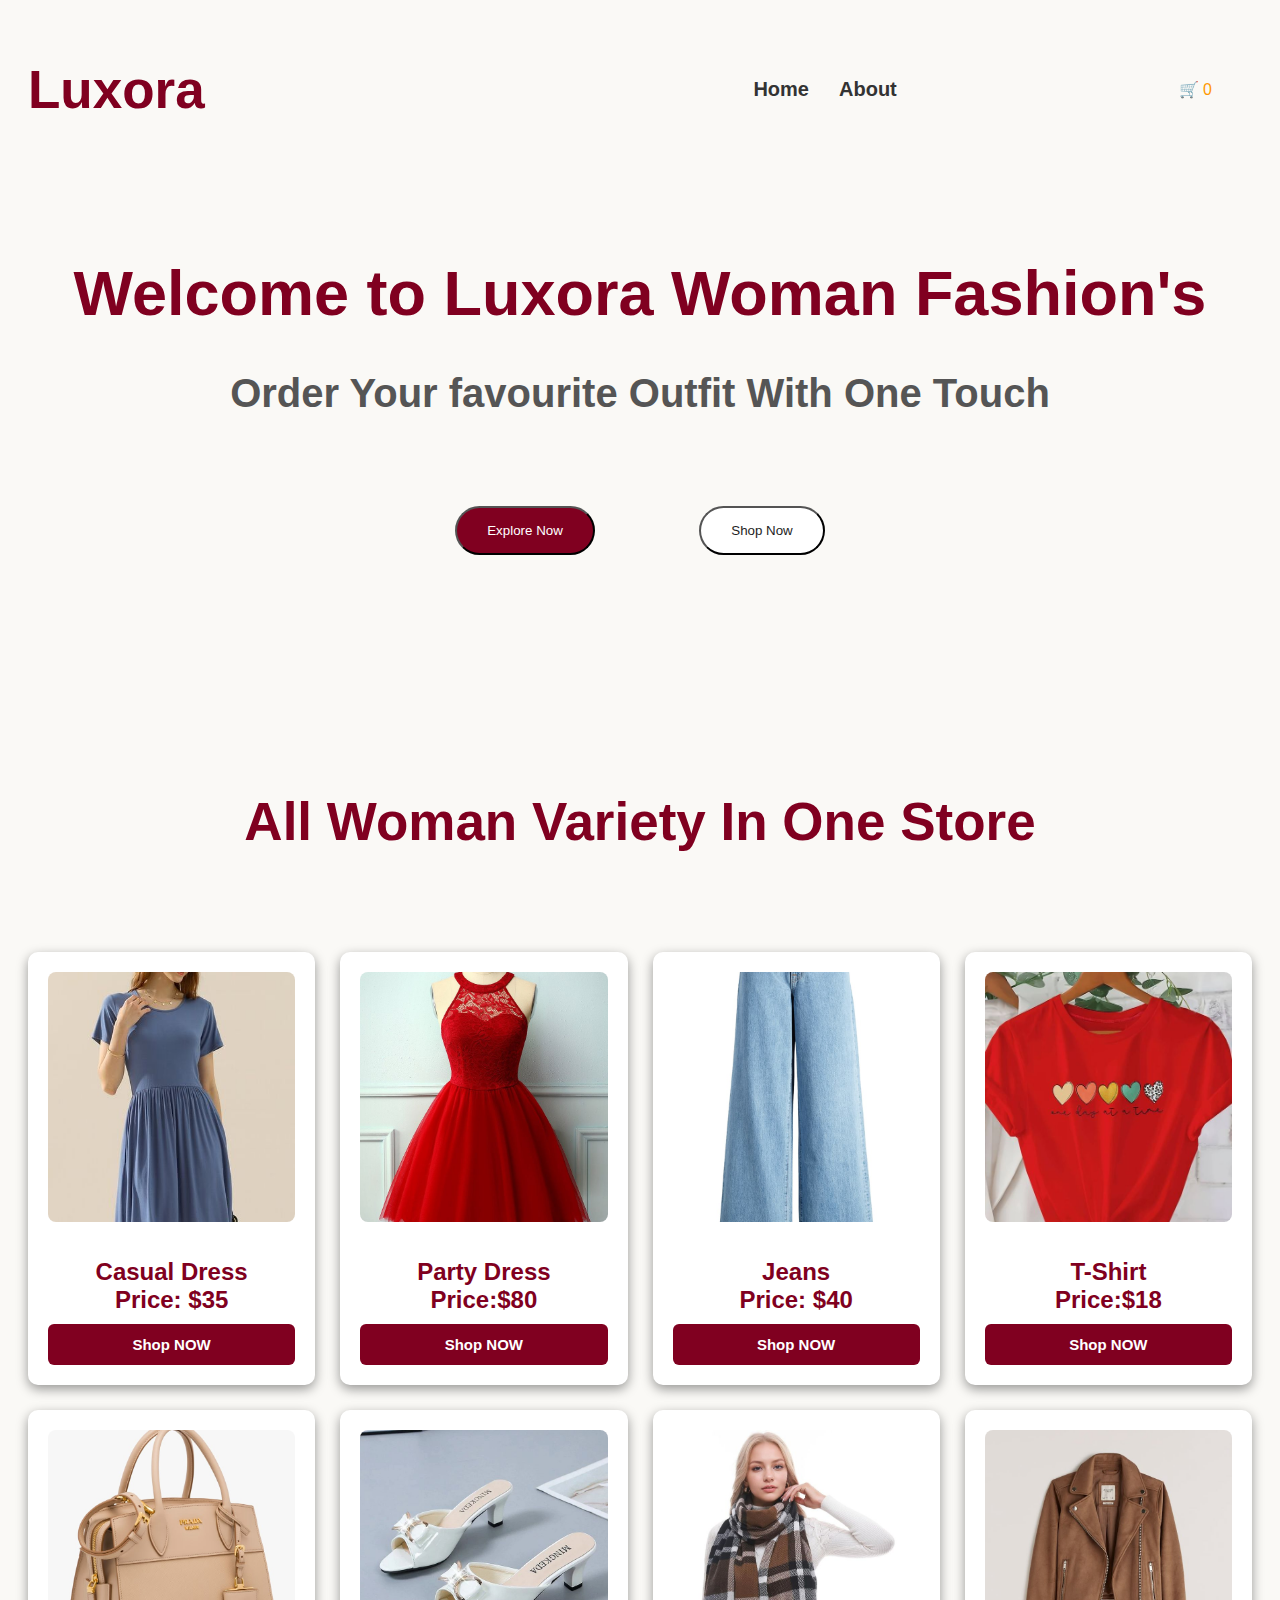
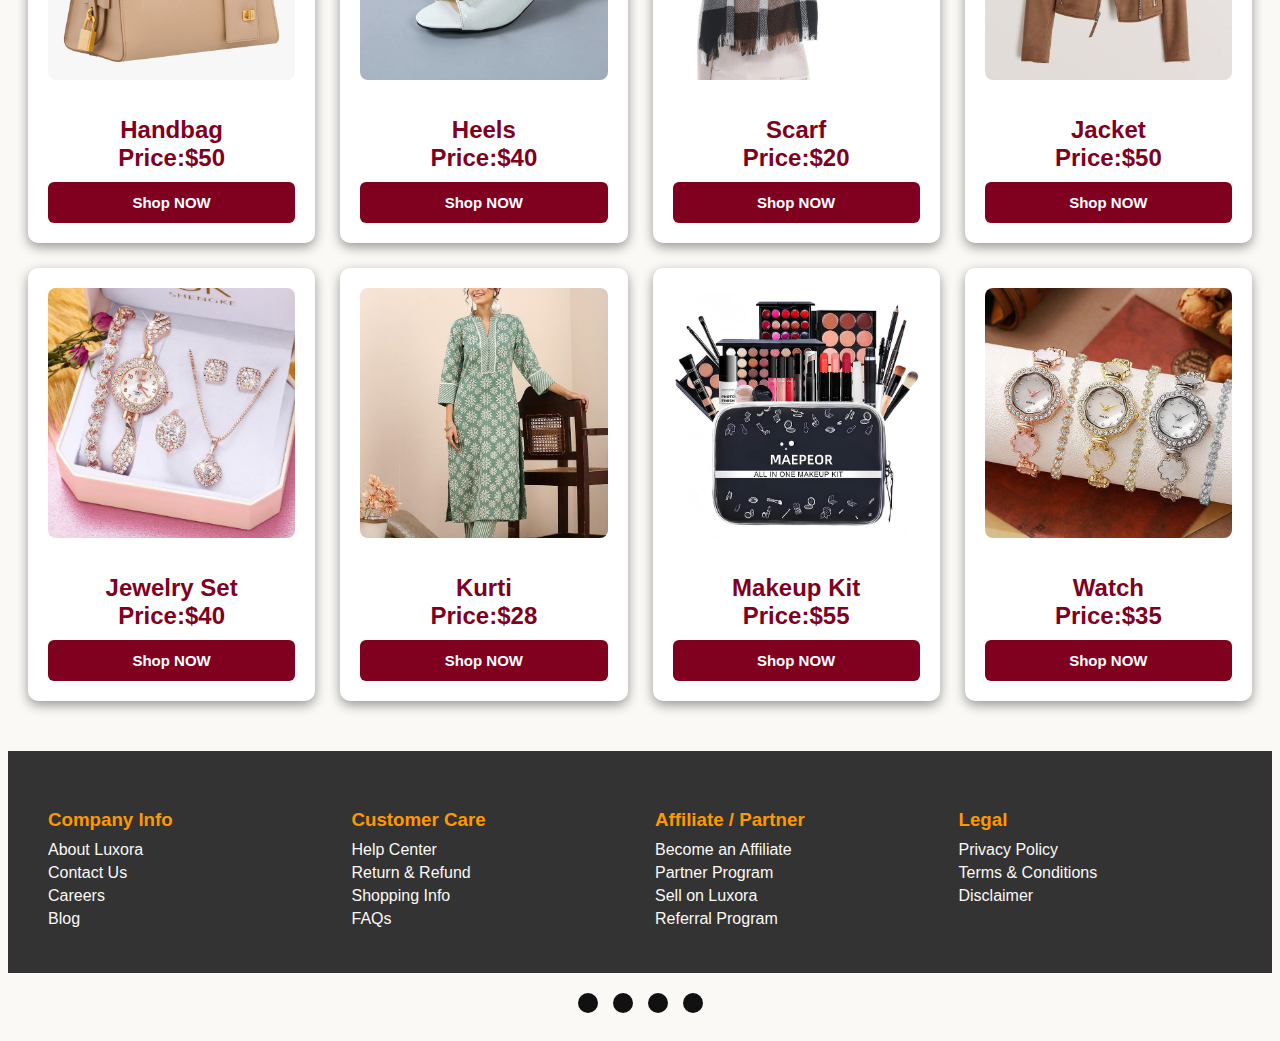
<file: woman.html>
<!DOCTYPE html>
<html lang="en">
<head>
  <meta charset="UTF-8">
  <meta name="viewport" content="width=device-width, initial-scale=1.0">
  <title>Document</title>
  <link rel="stylesheet" href="eletronics.css">
</head>
<body>
  <div class="nav">
    <div class="head">
      <h1>Luxora</h1>
    </div>

    <div class="menu-toggle" id="menu-toggle">
      <i class="fas fa-bars"></i>
    </div>

    <div class="links" id="nav-links">
      <a href="index.html" class="lin">Home</a>
      <a href="about.html" class="lin">About</a>
    </div>

    <div class="cart">
      <p class="emoji">
        <span class="cc">🛒</span> <span class="cart-count">0</span>
      </p>
    </div>
  </div>
  <div class="main">
    <h1 class="mian1">
      Welcome to Luxora Woman Fashion's    </h1>
    <p class="p1">Order Your favourite Outfit With One Touch</p>
    <div class="btn">
    <button class="main2">
      Explore Now
    </button>
    <button class="main3">Shop Now</button>
  </div></div>
  <h1 class="elec">
    All Woman Variety In One Store
  </h1>

   <div class="pic">
  <div class="pic1">
  <img src="./w1.jpg" alt="">
  <h2 class="pro">Casual Dress<br>Price: $35</h2>
  <button class="shep" onclick="window.location.href='product-detail.php?title=Casual Dress&desc=Comfortable casual wear dress&price=35&img=./w1.jpg'">Shop NOW</button>
</div>

<div class="pic1">
  <img src="./w2.jpg">
  <h2 class="pro">Party Dress<br>Price:$80</h2>
  <button class="shep" onclick="window.location.href='product-detail.php?title=Party Dress&desc=Elegant party wear dress&price=80&img=./w2.jpg'">Shop NOW</button>
</div>

<div class="pic1">
  <img src="./w3.jpg">
  <h2 class="pro">Jeans<br>Price: $40</h2>
  <button class="shep" onclick="window.location.href='product-detail.php?title=Jeans&desc=Trendy women jeans&price=40&img=./w3.jpg'">Shop NOW</button>
</div>

<div class="pic1">
  <img src="./w4.jpg">
  <h2 class="pro">T-Shirt <br>Price:$18</h2>
  <button class="shep" onclick="window.location.href='product-detail.php?title=T-Shirt&desc=Casual women T-Shirt&price=18&img=./w4.jpg'">Shop NOW</button>
</div>

<div class="pic1">
  <img src="./w5.jpg">
  <h2 class="pro">Handbag<br>Price:$50</h2>
  <button class="shep" onclick="window.location.href='product-detail.php?title=Handbag&desc=Stylish handbag for women&price=50&img=./w5.jpg'">Shop NOW</button>
</div>

<div class="pic1">
  <img src="./w6.jpg">
  <h2 class="pro">Heels<br>Price:$40</h2>
  <button class="shep" onclick="window.location.href='product-detail.php?title=Heels&desc=Fashionable women heels&price=40&img=./w6.jpg'">Shop NOW</button>
</div>

<div class="pic1">
  <img src="./w7.jpg">
  <h2 class="pro">Scarf <br>Price:$20</h2>
  <button class="shep" onclick="window.location.href='product-detail.php?title=Scarf&desc=Elegant scarf accessory&price=20&img=./w7.jpg'">Shop NOW</button>
</div>

<div class="pic1">
  <img src="./w8.jpg">
  <h2 class="pro">Jacket<br>Price:$50</h2>
  <button class="shep" onclick="window.location.href='product-detail.php?title=Jacket&desc=Warm women jacket&price=50&img=./w8.jpg'">Shop NOW</button>
</div>

<div class="pic1">
  <img src="./w9.jpg">
  <h2 class="pro">Jewelry Set <br>Price:$40</h2>
  <button class="shep" onclick="window.location.href='product-detail.php?title=Jewelry Set&desc=Beautiful jewelry set for women&price=40&img=./w9.jpg'">Shop NOW</button>
</div>

<div class="pic1">
  <img src="./w10.jpg">
  <h2 class="pro">Kurti <br>Price:$28</h2>
  <button class="shep" onclick="window.location.href='product-detail.php?title=Kurti&desc=Trendy ethnic Kurti&price=28&img=./w10.jpg'">Shop NOW</button>
</div>

<div class="pic1">
  <img src="./w11.jpg">
  <h2 class="pro">Makeup Kit<br>Price:$55</h2>
  <button class="shep" onclick="window.location.href='product-detail.php?title=Makeup Kit&desc=Complete makeup kit&price=55&img=./w11.jpg'">Shop NOW</button>
</div>

<div class="pic1">
  <img src="./w12.jpg">
  <h2 class="pro">Watch<br>Price:$35</h2>
  <button class="shep" onclick="window.location.href='product-detail.php?title=Watch&desc=Stylish women wristwatch&price=35&img=./w12.jpg'">Shop NOW</button>
</div>

  
  </div>
    <div class="footer">
    <div>
      <h3>Company Info</h3>
      <a href="#" class="a1">About Luxora</a>
      <a href="#" class="a1">Contact Us</a>
      <a href="#" class="a1">Careers</a>
      <a href="#" class="a1">Blog</a>
    </div>
    <div>
      <h3>Customer Care</h3>
      <a href="#" class="a2">Help Center</a>
      <a href="#" class="a2">Return & Refund</a>
      <a href="#" class="a2">Shopping Info</a>
      <a href="#" class="a2">FAQs</a>
    </div>
    <div>
      <h3>Affiliate / Partner</h3>
      <a href="#" class="a2">Become an Affiliate</a>
      <a href="#" class="a2">Partner Program</a>
      <a href="#" class="a2">Sell on Luxora</a>
      <a href="#" class="a2">Referral Program</a>
    </div>
    <div>
      <h3>Legal</h3>
      <a href="#" class="a2">Privacy Policy</a>
      <a href="#" class="a2">Terms & Conditions</a>
      <a href="#" class="a2">Disclaimer</a>
    </div>
  </div>

  
  <div class="social-icons">
    <a href="#"><i class="fab fa-facebook-f"></i></a>
    <a href="#"><i class="fab fa-instagram"></i></a>
    <a href="#"><i class="fab fa-twitter"></i></a>
    <a href="#"><i class="fab fa-youtube"></i></a>
  </div>
</body>
</html>
</file>
<file: style.css>
html, body {
  margin: 0;
  padding: 0;
  overflow-x: hidden;
  box-sizing: border-box;
  font-family: Arial, Helvetica, sans-serif;
  background-color: #faf9f6;
}
.emoji{
  padding-right: 60px;
}

.nav {
  background-color: #faf9f6;
  width: 100%;
  display: flex;
  justify-content: space-between;
  padding: 15px 20px;
  align-items: center;
  position: relative;
}
.head h1 {
  color: #800020;
  margin: 0;
}
.links {
  display: flex;
  align-items: center;
}
.lin {
  text-decoration: none;
  margin: 0 15px;  
  color: #333333;
  transition: 0.3s;
}
.lin:hover {
  color: #ff9800;
}
.menu-toggle {
  display: none;
  font-size: 28px;
  color: #800020;
  cursor: pointer;
}
.cart {
  color: white;
  font-size: 22px;
  position: relative;
}
.cart-count {
  background: #e53935;
  color: #fff;
  font-size: 12px;
  padding: 2px 6px;
  border-radius: 50%;
  position: absolute;
  top: -5px;
  right: -10px;
}


.num1 {
  display: flex;
  padding: 70px 20px;
  align-items: center;
  gap: 40px;
  flex-wrap: wrap;
}
.text {
  flex: 1;
  min-width: 280px;
}
.flat {
  color: #800020;
  font-size: 50px;
  margin-bottom: 15px;
}
.para {
  color: #555555;
  font-size: 20px;
  line-height: 1.6;
  margin-bottom: 20px;
}
.shop,
.ex {
  border-radius: 40px;
  padding: 12px 25px;
  margin: 5px 10px 0 0;
  cursor: pointer;
  font-weight: bold;
  transition: 0.3s;
}
.shop {
  background: #800020;
  color: #ffffff;
  border: none;
}
.shop:hover {
  background: #b22222;
}
.ex {
  border: 2px solid #800020;
  background: transparent;
  color: black;
}
.ex:hover {
  background: black;
  color: white;
}

.hero-slider {
  flex: 1;
  min-width: 280px;
}
.hero-slider img {
  width: 100%;
  height: 350px;
  object-fit: cover;
  border-radius: 10px;
}
.slide {
  display: none;
}
.slide.active {
  display: block;
}
.dots {
  text-align: center;
  margin-top: 10px;
}
.dot {
  height: 12px;
  width: 12px;
  margin: 0 3px;
  background: #bbb;
  border-radius: 50%;
  display: inline-block;
  cursor: pointer;
}
.dot.active {
  background: #ff9800;
}


.main-heading {
  text-align: center;
  margin: 50px 0 30px;
}
.k {
  color: #800020;
  font-size: 36px;
  margin: 0;
}
.pic {
  display: grid;
  grid-template-columns: repeat(auto-fit, minmax(220px, 1fr));
  gap: 25px;
  padding: 0 20px 50px;
}
.pic1 {
  background: #ffffff;
  border-radius: 10px;
  text-align: center;
  padding: 15px;
  transition: 0.3s;
  box-shadow: 0 4px 12px rgba(0, 0, 0, 0.4);
}
.pic1 img {
  box-shadow:5px 5px 5px  #333333;
  width: 100%;
  height: 200px;
  object-fit: cover;
  border-radius: 8px;
  margin-bottom: 12px;
}
.pic1:hover {
  transform: translateY(-5px);
}
.pera {
  color: #800020;
  margin-bottom: 10px;
}
.shep {
  background: #800020;
  color: #ffffff;
  padding: 12px;
  border: none;
  width: 100%;
  cursor: pointer;
  border-radius: 6px;
}
.shep:hover {
  background: #b22222;
}

.team{
  padding-bottom: 100px;
}

.team-grid {
  display: grid;
  grid-template-columns: repeat(auto-fit, minmax(220px, 1fr));
  gap: 25px;
}
.member img {
  width: 100%;
  border-radius: 10px;
}
.member h3 {
  margin: 10px 0 5px;
  color: #800020;
}
.cta {
  background: #ff9800;
  color: #fff;
  padding: 50px 20px;
}
.cta .btn {
  display: inline-block;
  padding: 12px 25px;
  background: #800020;
  color: #fff;
  text-decoration: none;
  border-radius: 40px;
}
.cta .btn.secondary {
  background: #333;
}
.foot{
  margin-left: 450px;
}
.mo{
  padding-top: 200px;
  padding-left: 550px;
  padding-bottom: 60px;
}

footer {
  background: #333;
  color: #fff;
  text-align: center;
  padding: 20px;
}
.social-icons {
  display: flex;
  justify-content: center;
  gap: 15px;
  padding: 20px;
}
.social-icons a {
  color: #ff9800;
  font-size: 20px;
  background: #111;
  padding: 10px;
  border-radius: 50%;
  transition: 0.3s;
}
.social-icons a:hover {
  background: #ff9800;
  color: white;
}
html, body { 
  margin: 0;
  padding: 0;
  overflow-x: hidden;
  box-sizing: border-box;
  font-family: 'Roboto', sans-serif;
  background-color: #faf9f6;
}
.head h1,
.flat,
.k,
.footer h3 {
  font-family: 'Poppins', sans-serif;
}
.lin,
.shop,
.ex,
.shep,
.a1,
.a2 {
  font-family: 'Roboto', sans-serif;
}


@media (max-width: 768px) {
  .menu-toggle {
    display: block;
  }
  .mo{
    padding-left: 130px;
  }
  .foot{
    margin-left: 70px;
  }
  .cta .btn{
    display: none;
  }
  .links {
    display: none;
    flex-direction: column;
    background: #555555;
    position: absolute;
    top: 60px;
    right: 20px;
    width: 200px;
    padding: 15px;
    border-radius: 10px;
    text-align: center;
  }
  .links.active {
    display: flex;
  }
  .lin {
    margin: 12px 0;
    color: #ffffff;
  }
  .num1 {
    flex-direction: column;
    text-align: center;
    padding: 50px 15px;
    gap: 30px;
  }
  .flat {
    font-size: 32px;
  }
  .para {
    font-size: 16px;
  }
  .hero-slider img {
    height: 250px;
  }
  .footer {
    grid-template-columns: 1fr;
    text-align: center;
  }
}
</file>
<file: eletronics.css>
body{
    background-color: #faf9f6;
}

.emoji{
  padding-right: 60px;
  color: #ff9800;
}

.nav {
    background-color: #faf9f6;
  width: 100%;
  display: flex;
  justify-content: space-between;
  padding-top: 15px;
  align-items: center;
}
.head h1 {
  color: #800020;
  padding-left: 20px;
  font-weight: 900;
  font-size: 53px;
}
.links {
  display: flex;
  align-items: center;
}
.lin {
  text-decoration: none;
  margin: 0 15px;  
  color: #333333;
  font-weight: 900;
  transition: 0.3s;
  font-size: 20px;
}
.lin:hover {
   color: #fff;
}
.main{
    text-align: center;
}
.mian1{
    color: #800020;
    font-weight: 900;
    font-size: 63px;
    padding-top: 60px;
    
}
.main2{
    padding-top: 15px;
    padding-bottom: 15px;
    padding-right: 30px;
    padding-left: 30px;
    background-color: #800020;
    color: #ffffff;
    border-radius: 40px;
    cursor: pointer;
    transition: 0.3s ease;
}
.main2:hover{
    transform: scale(1.05);
    background-color: #b22222;
}
.main3{
    padding-top: 15px;
    padding-bottom: 15px;
    padding-right: 30px;
    padding-left: 30px;
    background-color: #fff;
    color: #1e1e1e;
    border-radius: 40px;
    margin-left: 100px;
    cursor: pointer;
    transition: 0.3s ease;
}
.main3:hover{
    transform: scale(1.05);
    background-color: black;
    color: #ff9800;
}
.btn{
    padding-top: 50px;
}
.p1{
    color: #555555;
    font-weight: 900;
    font-size: 40px;
}



.pic {
    margin-top: 100px;
  display: grid;
  grid-template-columns: repeat(auto-fit, minmax(280px, 1fr));
  gap: 25px;
  padding: 0 20px 50px;
}
.pic1 {
  background: #ffffff;
  border-radius: 10px;
  text-align: center;
  padding: 20px;
  transition: 0.3s;
  box-shadow: 0 4px 12px rgba(0, 0, 0, 0.4);
}
.pic1 img {
  box-shadow: 10px #800020;
  width: 100%;
  height: 250px;
  object-fit: cover;
  border-radius: 8px;
  margin-bottom: 12px;
}
.pic1:hover {
  transform: translateY(-5px);
}
.pro {
  color:  #800020;
  margin-bottom: 10px;
}
.shep {
  background: #800020;
  color: white;
  padding: 12px;
   font-size: 15px;
   font-weight: 600;
   text-shadow: 2px black;
  border: none;
  width: 100%;
  cursor: pointer;
  border-radius: 6px;
}
.shep:hover {
  background: #555555;
}
.elec{
    color: #800020;
    font-weight: 900;
    font-size: 53px;
    text-align: center;
    padding-top: 200px;
    
}

.footer {
  
  display: grid;
  grid-template-columns: repeat(4, 1fr);
  gap: 30px;
  padding: 40px;
  background: #333333;
  color: #fff;
}
.footer h3 {
  color: #ff9800;
  margin-bottom: 10px;
}
.a1,
.a2 {
  color: #faf9f6;
  text-decoration: none;
  display: block;
  margin: 5px 0;
  transition: 0.3s;
}
.a1:hover,
.a2:hover {
  color: #b22222;
}
.social-icons {
  display: flex;
  justify-content: center;
  gap: 15px;
  padding: 20px;
}
.social-icons a {
  color: #ff9800;
  font-size: 20px;
  background: #111;
  padding: 10px;
  border-radius: 50%;
  transition: 0.3s;
}
.social-icons a:hover {
  background: #ff9800;
  color: white;
}
.head h1,
.mian1,
.elec,
.pro {
  font-family: 'Poppins', sans-serif;
}
body,
.p1,
.lin,
.a1,
.a2,
button {
  font-family: 'Roboto', sans-serif;
}

@media (max-width: 992px) {
  .head h1 {
    font-size: 40px;
  }

  .lin {
    font-size: 18px;
    margin: 0 10px;
  }

  .mian1 {
    font-size: 48px;
  }

  .p1 {
    font-size: 28px;
  }

  .elec {
    font-size: 40px;
    padding-top: 120px;
  }

  .footer {
    grid-template-columns: repeat(2, 1fr);
    gap: 20px;
  }
}


@media (max-width: 768px) {
  .nav {
    flex-direction: column;
    align-items: center;
    gap: 10px;
  }

  .head h1 {
    font-size: 32px;
    padding-left: 0;
    text-align: center;
  }

  .links {
    flex-direction: column;
    gap: 8px;
    display: none;
  }

  .lin {
    font-size: 16px;
  }

  .emoji {
    padding-right: 0;
  }

  .mian1 {
    font-size: 46px;
    padding-top: 30px;
  }

  .p1 {
    font-size: 20px;
  }

  .btn {
    padding-top: 20px;
    display: flex;
    flex-direction: column;
    gap: 12px;
    align-items: center;
  }


  .menu-toggle {
    display: block;
  }
  .links {
    display: none;
    flex-direction: column;
    gap: 12px;
    text-align: center;
    width: 100%;
    background: #faf9f6;
    padding: 10px 0;
  }
  .lin {
    font-size: 18px;
  }


  .main2,
  .main3 {
    margin-left: 0;
    width: 100%;
    max-width: 250px;
  }

  .elec {
    font-size: 32px;
    padding-top: 80px;
  }

  .footer {
    grid-template-columns: 1fr;
    text-align: center;
  }
}


@media (max-width: 468px) {
  body {
    padding: 0 10px;
  }

  .head h1 {
    font-size: 26px;
  }

  .lin {
    font-size: 14px;
  }

  .mian1 {
    font-size: 44px;
  }

  .p1 {
    font-size: 16px;
  }

  .main2,
  .main3 {
    font-size: 14px;
    padding: 10px 15px;
    max-width: 200px;
  }

  .pic {
    grid-template-columns: 1fr;
    gap: 15px;
    padding: 0 5px 30px;
  }

  .pic1 img {
    height: auto;
    max-height: 200px;
  }

  .pro {
    font-size: 16px;
  }

  .shep {
    font-size: 14px;
    padding: 10px;
  }

  .elec {
    font-size: 22px;
    padding-top: 40px;
  }

  .footer {
    padding: 20px 10px;
  }

  .footer h3 {
    font-size: 16px;
  }

  .a1,
  .a2 {
    font-size: 14px;
  }

  .social-icons {
    gap: 10px;
  }

  .social-icons a {
    font-size: 16px;
    padding: 8px;
  }
}
</file>
